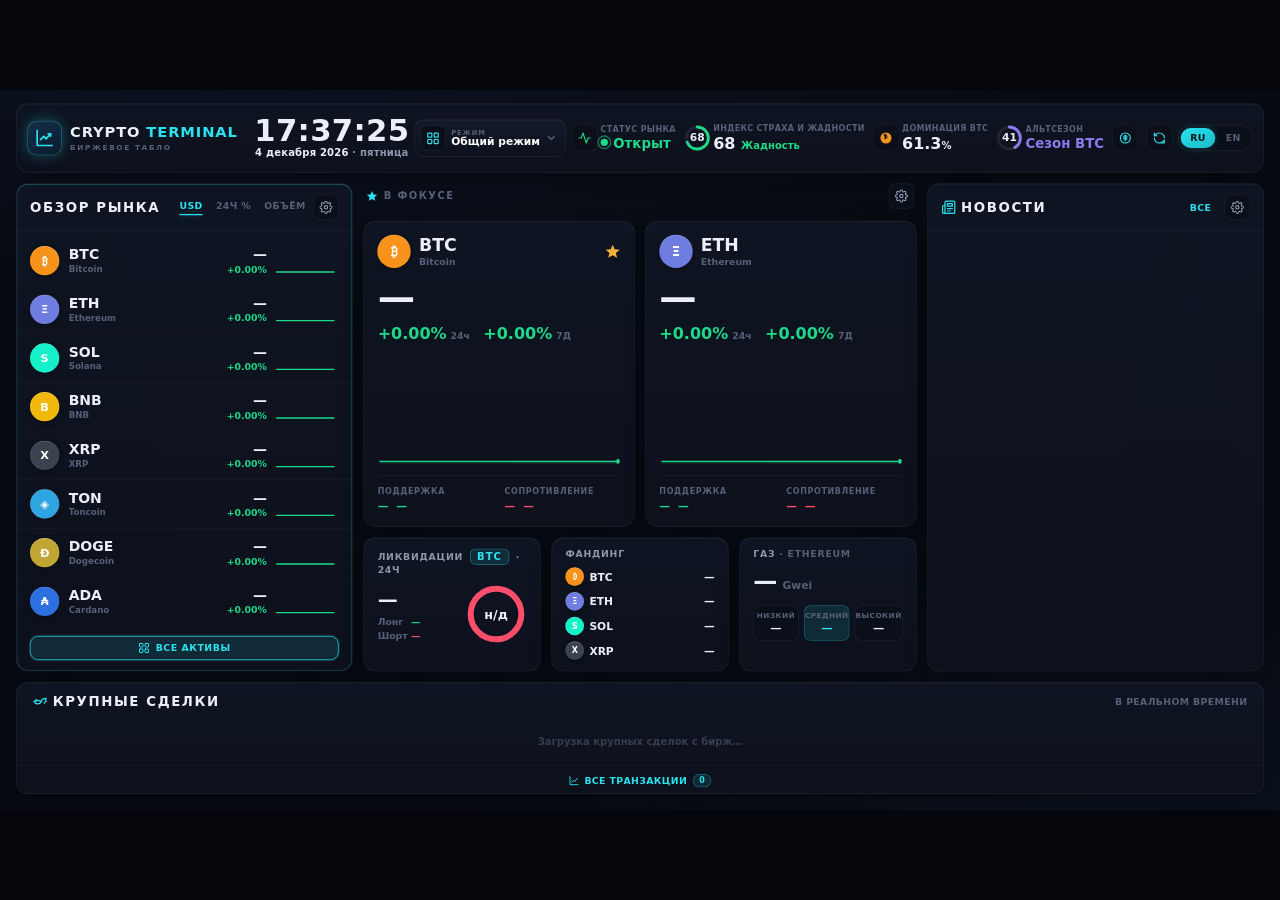
<file: app/src/main/assets/web/index.html>
<!DOCTYPE html>
<html lang="ru">
<head>
<meta charset="UTF-8">
<meta name="viewport" content="width=device-width, initial-scale=1.0, user-scalable=no, viewport-fit=cover">
<meta name="color-scheme" content="dark">
<meta http-equiv="Cache-Control" content="no-store">
<title>Crypto TV Terminal</title>
<link rel="stylesheet" href="terminal.css">
<link rel="stylesheet" href="pro.css">
</head>
<body>
<div id="viewport">
  <div id="stage" data-screen-label="Crypto TV Terminal" data-ui-ver="24">

    <!-- ============ HEADER ============ -->
    <header id="header">
      <div class="hdr-cell brand">
        <div class="brand-mark">
          <svg viewBox="0 0 24 24" fill="none" stroke="currentColor" stroke-width="2" stroke-linecap="round" stroke-linejoin="round"><path d="M3 3v18h18"/><path d="m7 14 4-4 3 3 5-6"/><path d="M19 7h-3"/><path d="M19 7v3"/></svg>
        </div>
        <div class="brand-name">
          <div class="l1">CRYPTO <b>TERMINAL</b></div>
          <div class="l2" data-i18n="brand_sub">Биржевое табло</div>
        </div>
      </div>

      <div class="hdr-divider"></div>

      <div class="hdr-cell clock">
        <div class="clock-time num"><span id="clock-hms">10:24:00</span></div>
        <div class="clock-date" id="clock-date"><b>24 мая 2025</b> · суббота</div>
      </div>

      <div class="hdr-stats">
        <div class="stat">
          <div class="stat-ic">
            <svg viewBox="0 0 24 24" fill="none" stroke="#1FD98A" stroke-width="2" stroke-linecap="round" stroke-linejoin="round"><path d="M22 12h-4l-3 9L9 3l-3 9H2"/></svg>
          </div>
          <div class="stat-body">
            <div class="stat-label" data-i18n="market_status">Статус рынка</div>
            <div class="market-status">
              <span class="pulse-dot" style="background:var(--up);color:var(--up)"></span>
              <span class="stat-value" style="font-size:20px;color:var(--up)" data-i18n="market_open">Открыт</span>
            </div>
          </div>
        </div>

        <div class="stat">
          <div class="gauge" id="fg-gauge">
            <svg width="46" height="46" viewBox="0 0 46 46">
              <circle cx="23" cy="23" r="19" fill="none" stroke="rgba(255,255,255,.08)" stroke-width="5"/>
              <circle id="fg-arc" cx="23" cy="23" r="19" fill="none" stroke="#1FD98A" stroke-width="5" stroke-linecap="round" stroke-dasharray="119.4" stroke-dashoffset="38"/>
            </svg>
            <div class="gauge-num" id="fg-num">68</div>
          </div>
          <div class="stat-body">
            <div class="stat-label" data-i18n="fng">Индекс страха и жадности</div>
            <div class="stat-value"><span id="fg-val">68</span> <small style="color:var(--up)" id="fg-word">Жадность</small></div>
          </div>
        </div>

        <div class="stat">
          <div class="stat-ic">
            <svg viewBox="0 0 24 24" fill="#F7931A"><path d="M12 2a10 10 0 1 0 0 20 10 10 0 0 0 0-20Zm3.2 8.6c-.2 1.1-.9 1.5-1.9 1.6l.4 1.5-1 .3-.4-1.5-.8.2.4 1.5-1 .3-.4-1.5-1.6.4-.3-1.2.7-.2c.3-.1.4-.2.4-.5l-.9-3.5c-.1-.2-.2-.4-.5-.4l-.7.2-.3-1.1 1.6-.4-.4-1.5 1-.3.4 1.5.8-.2-.4-1.5 1-.3.4 1.5c1 0 1.9.1 2.2 1.1.2.8-.1 1.2-.6 1.5.6.2.9.6.8 1.4Zm-1.9-1.4c-.1-.6-1.1-.4-1.4-.3l.3 1.3c.4-.1 1.3-.2 1.1-1Zm.2 2.4c-.2-.7-1.3-.4-1.7-.3l.4 1.4c.4-.1 1.5-.2 1.3-1.1Z"/></svg>
          </div>
          <div class="stat-body">
            <div class="stat-label" data-i18n="btc_dom">Доминация BTC</div>
            <div class="stat-value num" id="dom-val">61.3<small>%</small></div>
          </div>
        </div>

        <div class="stat">
          <div class="gauge" id="alt-gauge">
            <svg width="46" height="46" viewBox="0 0 46 46">
              <circle cx="23" cy="23" r="19" fill="none" stroke="rgba(255,255,255,.08)" stroke-width="5"/>
              <circle id="alt-arc" cx="23" cy="23" r="19" fill="none" stroke="#8C7BF0" stroke-width="5" stroke-linecap="round" stroke-dasharray="119.4" stroke-dashoffset="70"/>
            </svg>
            <div class="gauge-num" id="alt-num">41</div>
          </div>
          <div class="stat-body">
            <div class="stat-label" data-i18n="altseason">Альтсезон</div>
            <div class="stat-value" id="alt-word" style="font-size:20px;color:var(--violet)">Сезон BTC</div>
          </div>
        </div>

        <div class="stat">
          <div class="stat-ic">
            <svg viewBox="0 0 24 24" fill="none" stroke="#2BE3F0" stroke-width="2" stroke-linecap="round" stroke-linejoin="round"><circle cx="12" cy="12" r="9"/><path d="M12 7v10M9 9.5c0-1.1 1.3-2 3-2s3 .9 3 2-1.3 1.5-3 1.5-3 .4-3 1.5 1.3 2 3 2 3-.9 3-2"/></svg>
          </div>
          <div class="stat-body">
            <div class="stat-label" data-i18n="market_cap">Капитализация рынка</div>
            <div class="stat-value num">$<span id="cap-val">2.45</span>T <small class="up" id="cap-chg">+2.35%</small></div>
          </div>
        </div>
      </div>

      <div class="hdr-divider"></div>
      <div class="hdr-cell hdr-lang">
        <button type="button" id="hdr-ota-btn" class="hdr-ota-btn selector" tabindex="-1" data-i18n-aria="btn_update" aria-label="Обновить" title="Обновить">
          <svg viewBox="0 0 24 24" fill="none" stroke="currentColor" stroke-width="2" stroke-linecap="round" stroke-linejoin="round" aria-hidden="true">
            <path d="M21 12a9 9 0 0 0-9-9 9.75 9.75 0 0 0-6.74 2.74L3 8"/>
            <path d="M3 3v5h5"/>
            <path d="M3 12a9 9 0 0 0 9 9 9.75 9.75 0 0 0 6.74-2.74L21 16"/>
            <path d="M16 21h5v-5"/>
          </svg>
        </button>
        <div class="lang-switch" id="lang-switch" role="group" aria-label="Language">
          <button type="button" class="lang-opt selector" data-lang="ru" tabindex="-1">RU</button>
          <button type="button" class="lang-opt selector" data-lang="en" tabindex="-1">EN</button>
        </div>
      </div>
    </header>

    <!-- ============ MAIN ============ -->
    <div id="main">

      <!-- LEFT — watchlist -->
      <div class="col">
        <section class="panel" id="watchlist">
          <div class="panel-head">
            <div class="panel-title" data-i18n="overview">Обзор рынка</div>
            <div class="head-tools">
              <div class="wl-tabs" id="wl-tabs">
                <button type="button" class="wl-tab active selector" data-wl-mode="usd" data-i18n="tab_usd" tabindex="-1">USD</button>
                <button type="button" class="wl-tab selector" data-wl-mode="pct" data-i18n="tab_pct" tabindex="-1">24Ч %</button>
                <button type="button" class="wl-tab selector" data-wl-mode="vol" data-i18n="tab_vol" tabindex="-1">Объём</button>
              </div>
              <button type="button" class="panel-cog selector" id="wl-cfg-btn" aria-label="Настройки активов" tabindex="-1">
                <svg viewBox="0 0 24 24" fill="none" stroke="currentColor" stroke-width="2" stroke-linecap="round" stroke-linejoin="round"><circle cx="12" cy="12" r="3"/><path d="M19.4 15a1.65 1.65 0 0 0 .33 1.82l.06.06a2 2 0 1 1-2.83 2.83l-.06-.06a1.65 1.65 0 0 0-1.82-.33 1.65 1.65 0 0 0-1 1.51V21a2 2 0 0 1-4 0v-.09A1.65 1.65 0 0 0 9 19.4a1.65 1.65 0 0 0-1.82.33l-.06.06a2 2 0 1 1-2.83-2.83l.06-.06a1.65 1.65 0 0 0 .33-1.82 1.65 1.65 0 0 0-1.51-1H3a2 2 0 0 1 0-4h.09A1.65 1.65 0 0 0 4.6 9a1.65 1.65 0 0 0-.33-1.82l-.06-.06a2 2 0 1 1 2.83-2.83l.06.06a1.65 1.65 0 0 0 1.82.33H9a1.65 1.65 0 0 0 1-1.51V3a2 2 0 0 1 4 0v.09a1.65 1.65 0 0 0 1 1.51 1.65 1.65 0 0 0 1.82-.33l.06-.06a2 2 0 1 1 2.83 2.83l-.06.06a1.65 1.65 0 0 0-.33 1.82V9a1.65 1.65 0 0 0 1.51 1H21a2 2 0 0 1 0 4h-.09a1.65 1.65 0 0 0-1.51 1Z"/></svg>
              </button>
            </div>
          </div>
          <div class="wl-rows" id="wl-rows"></div>
          <div class="wl-foot">
            <button type="button" class="btn-ghost selector" id="wl-all-btn" tabindex="-1">
              <svg viewBox="0 0 24 24" fill="none" stroke="currentColor" stroke-width="2" stroke-linecap="round" stroke-linejoin="round"><rect x="3" y="3" width="7" height="7" rx="1"/><rect x="14" y="3" width="7" height="7" rx="1"/><rect x="3" y="14" width="7" height="7" rx="1"/><rect x="14" y="14" width="7" height="7" rx="1"/></svg>
              <span data-i18n="all_assets">Все активы</span>
            </button>
          </div>
        </section>
      </div>

      <!-- CENTER — hero + indicators -->
      <div class="center-col">
        <div class="hero-bar">
          <div class="hb-title">
            <span class="dot-ic"><svg width="18" height="18" viewBox="0 0 24 24" fill="currentColor" aria-hidden="true"><path d="m12 2 3 6.9 7.5.6-5.7 4.9 1.8 7.3L12 17.8 5.4 21.7l1.8-7.3L1.5 9.5 9 8.9 12 2Z"/></svg></span>
            <span data-i18n="focus">В фокусе</span>
          </div>
          <div class="spacer"></div>
          <button type="button" class="panel-cog selector" id="hero-cfg-btn" aria-label="Настройки карточек" tabindex="-1">
            <svg viewBox="0 0 24 24" fill="none" stroke="currentColor" stroke-width="2" stroke-linecap="round" stroke-linejoin="round"><circle cx="12" cy="12" r="3"/><path d="M19.4 15a1.65 1.65 0 0 0 .33 1.82l.06.06a2 2 0 1 1-2.83 2.83l-.06-.06a1.65 1.65 0 0 0-1.82-.33 1.65 1.65 0 0 0-1 1.51V21a2 2 0 0 1-4 0v-.09A1.65 1.65 0 0 0 9 19.4a1.65 1.65 0 0 0-1.82.33l-.06.06a2 2 0 1 1-2.83-2.83l.06-.06a1.65 1.65 0 0 0 .33-1.82 1.65 1.65 0 0 0-1.51-1H3a2 2 0 0 1 0-4h.09A1.65 1.65 0 0 0 4.6 9a1.65 1.65 0 0 0-.33-1.82l-.06-.06a2 2 0 1 1 2.83-2.83l.06.06a1.65 1.65 0 0 0 1.82.33H9a1.65 1.65 0 0 0 1-1.51V3a2 2 0 0 1 4 0v.09a1.65 1.65 0 0 0 1 1.51 1.65 1.65 0 0 0 1.82-.33l.06-.06a2 2 0 1 1 2.83 2.83l-.06.06a1.65 1.65 0 0 0-.33 1.82V9a1.65 1.65 0 0 0 1.51 1H21a2 2 0 0 1 0 4h-.09a1.65 1.65 0 0 0-1.51 1Z"/></svg>
          </button>
        </div>
        <div class="hero-row" id="hero-row" data-count="2"></div>

        <div class="ind-row">
          <!-- Liquidations -->
          <section class="panel ind">
            <div class="ind-head">
              <div class="ind-title" id="liq-title">Ликвидации <span class="liq-asset" id="liq-asset-label">BTC</span> · 24ч</div>
            </div>
            <div class="liq-body">
              <div>
                <div class="liq-total num">—</div>
                <div class="liq-legend">
                  <div class="liq-leg"><span class="k" data-i18n="long">Лонг</span> <span class="up num">—</span></div>
                  <div class="liq-leg"><span class="k" data-i18n="short">Шорт</span> <span class="down num">—</span></div>
                </div>
              </div>
              <div class="liq-ring">
                <svg width="92" height="92" viewBox="0 0 92 92">
                  <circle cx="46" cy="46" r="38" fill="none" stroke="var(--down)" stroke-width="9"/>
                  <circle cx="46" cy="46" r="38" fill="none" stroke="var(--up)" stroke-width="9" stroke-linecap="round" stroke-dasharray="238.8" stroke-dashoffset="76.4"/>
                </svg>
                <div class="lbl num">н/д</div>
              </div>
            </div>
          </section>

          <!-- Funding -->
          <section class="panel ind">
            <div class="ind-head"><div class="ind-title" data-i18n="funding">Фандинг</div></div>
            <div class="fund-list" id="fund-list"></div>
          </section>

          <!-- Gas -->
          <section class="panel ind">
            <div class="ind-head"><div class="ind-title" id="gas-title"><span data-i18n="gas">Газ</span> <b>· Ethereum</b></div></div>
            <div class="gas-main">
              <span class="gas-val num" id="gas-val">18</span>
              <span class="gas-unit" id="gas-unit">Gwei</span>
              <span class="gas-usd num">$0.62</span>
            </div>
            <div class="gas-tiers">
              <div class="gas-tier"><div class="gt" data-i18n="gas_low">Низкий</div><div class="gv num">12</div></div>
              <div class="gas-tier mid"><div class="gt" data-i18n="gas_mid">Средний</div><div class="gv num" id="gas-avg">18</div></div>
              <div class="gas-tier"><div class="gt" data-i18n="gas_high">Высокий</div><div class="gv num">26</div></div>
            </div>
          </section>
        </div>
      </div>

      <!-- RIGHT — news -->
      <div class="col">
        <section class="panel" id="news">
          <div class="panel-head">
            <div class="panel-title">
              <span class="dot-ic"><svg viewBox="0 0 24 24" fill="none" stroke="currentColor" stroke-width="2" stroke-linecap="round" stroke-linejoin="round"><path d="M4 22h16a2 2 0 0 0 2-2V4a2 2 0 0 0-2-2H8a2 2 0 0 0-2 2v16a2 2 0 0 1-2 2Zm0 0a2 2 0 0 1-2-2v-9c0-1.1.9-2 2-2h2"/><path d="M18 14h-8M15 18h-5M10 6h8v4h-8z"/></svg></span>
              <span data-i18n="news">Новости</span>
            </div>
            <div class="head-tools">
              <button type="button" class="news-link selector" id="news-all-btn" data-i18n="all" tabindex="-1">Все</button>
              <button type="button" class="panel-cog selector" id="news-cfg-btn" aria-label="Источники новостей" tabindex="-1">
                <svg viewBox="0 0 24 24" fill="none" stroke="currentColor" stroke-width="2" stroke-linecap="round" stroke-linejoin="round"><circle cx="12" cy="12" r="3"/><path d="M19.4 15a1.65 1.65 0 0 0 .33 1.82l.06.06a2 2 0 1 1-2.83 2.83l-.06-.06a1.65 1.65 0 0 0-1.82-.33 1.65 1.65 0 0 0-1 1.51V21a2 2 0 0 1-4 0v-.09A1.65 1.65 0 0 0 9 19.4a1.65 1.65 0 0 0-1.82.33l-.06.06a2 2 0 1 1-2.83-2.83l.06-.06a1.65 1.65 0 0 0 .33-1.82 1.65 1.65 0 0 0-1.51-1H3a2 2 0 0 1 0-4h.09A1.65 1.65 0 0 0 4.6 9a1.65 1.65 0 0 0-.33-1.82l-.06-.06a2 2 0 1 1 2.83-2.83l.06.06a1.65 1.65 0 0 0 1.82.33H9a1.65 1.65 0 0 0 1-1.51V3a2 2 0 0 1 4 0v.09a1.65 1.65 0 0 0 1 1.51 1.65 1.65 0 0 0 1.82-.33l.06-.06a2 2 0 1 1 2.83 2.83l-.06.06a1.65 1.65 0 0 0-.33 1.82V9a1.65 1.65 0 0 0 1.51 1H21a2 2 0 0 1 0 4h-.09a1.65 1.65 0 0 0-1.51 1Z"/></svg>
              </button>
            </div>
          </div>
          <div class="news-list" id="news-list"></div>
        </section>
      </div>
    </div>

    <!-- ============ WHALE TICKER ============ -->
    <section class="panel" id="whale">
      <div class="whale-head">
        <div class="panel-title">
          <span class="dot-ic"><svg viewBox="0 0 24 24" fill="none" stroke="currentColor" stroke-width="2" stroke-linecap="round" stroke-linejoin="round"><path d="M2 12c2 0 3-1.5 5-1.5S14 12 14 12s-1 4-6 4a5 5 0 0 1-5-4Z"/><path d="M14 12c1-3 4-5 8-5-1 2-1 3 0 5-2 .5-3 1.5-3 3"/><path d="M6 11.5V9"/></svg></span>
          <span data-i18n="whale">Крупные сделки</span>
        </div>
        <span class="whale-meta" data-i18n="realtime" tabindex="-1" data-no-focus="1">в реальном времени</span>
      </div>
      <div class="whale-strip" id="whale-strip"></div>
      <button type="button" class="whale-foot selector" id="whale-all-btn" tabindex="-1">
        <span class="wf-ic"><svg viewBox="0 0 24 24" fill="none" stroke="currentColor" stroke-width="2" stroke-linecap="round" stroke-linejoin="round"><path d="M3 3v18h18"/><path d="M7 16l4-5 3 3 5-7"/></svg></span>
        <span data-i18n="all_tx">Все транзакции</span>
        <span class="wf-badge num" id="whale-count">0</span>
      </button>
    </section>

  </div>
</div>

<div id="ctv-overlay" class="ctv-overlay hidden" aria-hidden="true">
  <div class="ctv-overlay__panel panel">
    <div class="ctv-overlay__head">
      <div class="ctv-overlay__title" id="ctv-overlay-title"></div>
      <button type="button" class="btn-ghost selector ctv-overlay__back" id="ctv-overlay-back">← <span data-i18n="back_terminal">Назад в терминал</span></button>
    </div>
    <div class="ctv-overlay__body" id="ctv-overlay-body"></div>
    <div class="ctv-overlay__nav hidden" id="ctv-overlay-nav">
      <button type="button" class="btn-ghost selector" id="ctv-overlay-prev">← <span data-i18n="back">Назад</span></button>
      <span class="ctv-overlay__page num" id="ctv-overlay-page"></span>
      <button type="button" class="btn-ghost selector" id="ctv-overlay-next"><span data-i18n="forward">Вперёд</span> →</button>
    </div>
  </div>
</div>

<script src="config.js"></script>
<script src="data.js"></script>
<script src="api.js"></script>
<script src="i18n.js"></script>
<script src="settings.js"></script>
<script src="tv-nav.js"></script>
<script src="pro-data.js"></script>
<script src="terminal.js"></script>
<script src="pro.js"></script>
<script src="pro-live.js"></script>
<script src="telemetry.js"></script>
</body>
</html>
</file>
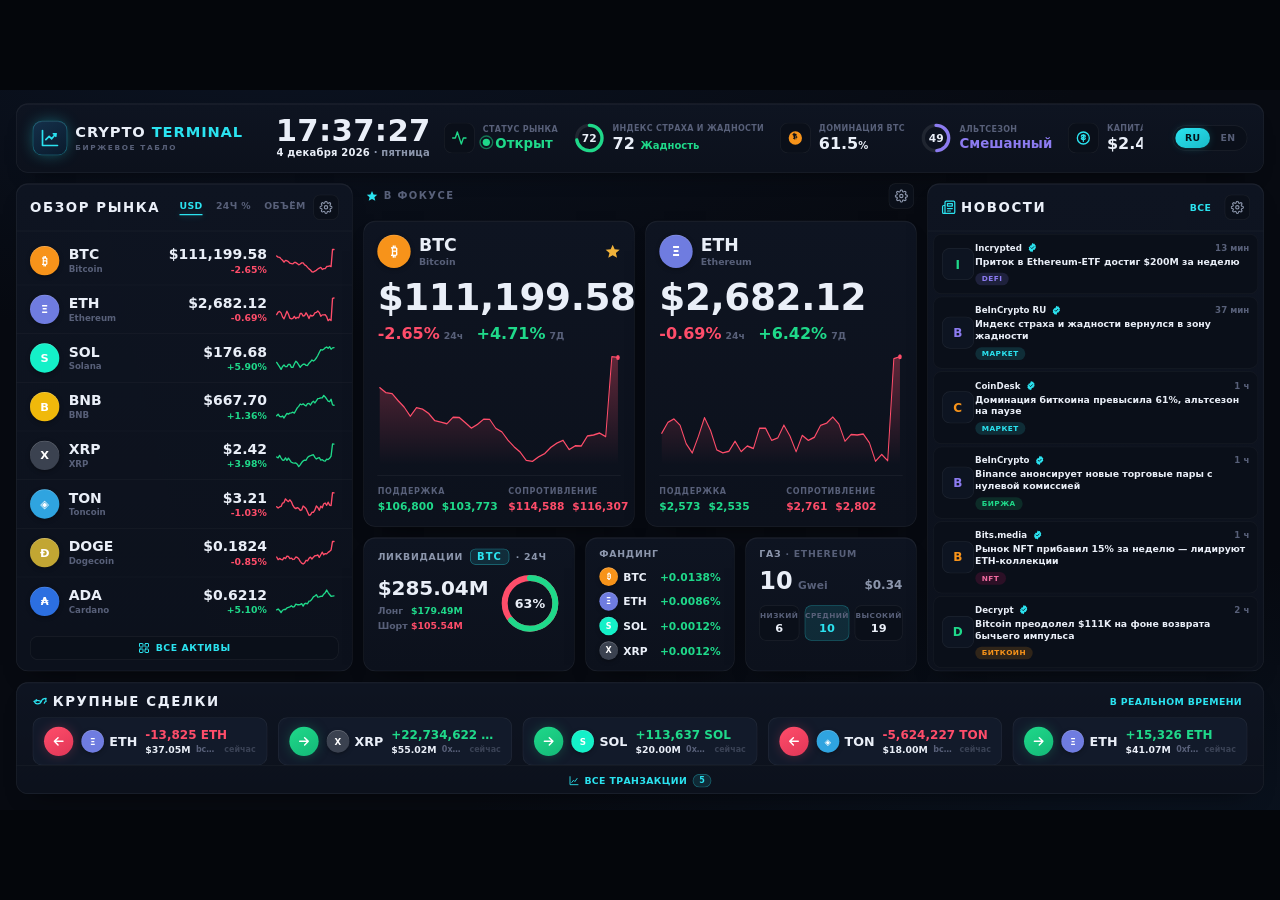
<file: app/src/main/assets/web/prototype.html>
<!DOCTYPE html>
<html lang="ru">
<head>
<meta charset="UTF-8">
<meta name="viewport" content="width=device-width, initial-scale=1.0, user-scalable=no, viewport-fit=cover">
<meta name="color-scheme" content="dark">
<meta http-equiv="Cache-Control" content="no-store">
<title>Crypto TV Terminal — прототип (демо-данные)</title>
<link rel="stylesheet" href="terminal.css">
</head>
<body>
<div id="viewport">
  <div id="stage" data-screen-label="Crypto TV Terminal" data-ui-ver="12" data-demo="1">

    <!-- ============ HEADER ============ -->
    <header id="header">
      <div class="hdr-cell brand">
        <div class="brand-mark">
          <svg viewBox="0 0 24 24" fill="none" stroke="currentColor" stroke-width="2" stroke-linecap="round" stroke-linejoin="round"><path d="M3 3v18h18"/><path d="m7 14 4-4 3 3 5-6"/><path d="M19 7h-3"/><path d="M19 7v3"/></svg>
        </div>
        <div class="brand-name">
          <div class="l1">CRYPTO <b>TERMINAL</b></div>
          <div class="l2" data-i18n="brand_sub">Биржевое табло</div>
        </div>
      </div>

      <div class="hdr-divider"></div>

      <div class="hdr-cell clock">
        <div class="clock-time num"><span id="clock-hms">10:24:00</span></div>
        <div class="clock-date" id="clock-date"><b>24 мая 2025</b> · суббота</div>
      </div>

      <div class="hdr-stats">
        <div class="stat">
          <div class="stat-ic">
            <svg viewBox="0 0 24 24" fill="none" stroke="#1FD98A" stroke-width="2" stroke-linecap="round" stroke-linejoin="round"><path d="M22 12h-4l-3 9L9 3l-3 9H2"/></svg>
          </div>
          <div class="stat-body">
            <div class="stat-label" data-i18n="market_status">Статус рынка</div>
            <div class="market-status">
              <span class="pulse-dot" style="background:var(--up);color:var(--up)"></span>
              <span class="stat-value" style="font-size:20px;color:var(--up)" data-i18n="market_open">Открыт</span>
            </div>
          </div>
        </div>

        <div class="stat">
          <div class="gauge" id="fg-gauge">
            <svg width="46" height="46" viewBox="0 0 46 46">
              <circle cx="23" cy="23" r="19" fill="none" stroke="rgba(255,255,255,.08)" stroke-width="5"/>
              <circle id="fg-arc" cx="23" cy="23" r="19" fill="none" stroke="#1FD98A" stroke-width="5" stroke-linecap="round" stroke-dasharray="119.4" stroke-dashoffset="38"/>
            </svg>
            <div class="gauge-num" id="fg-num">68</div>
          </div>
          <div class="stat-body">
            <div class="stat-label" data-i18n="fng">Индекс страха и жадности</div>
            <div class="stat-value"><span id="fg-val">68</span> <small style="color:var(--up)" id="fg-word">Жадность</small></div>
          </div>
        </div>

        <div class="stat">
          <div class="stat-ic">
            <svg viewBox="0 0 24 24" fill="#F7931A"><path d="M12 2a10 10 0 1 0 0 20 10 10 0 0 0 0-20Zm3.2 8.6c-.2 1.1-.9 1.5-1.9 1.6l.4 1.5-1 .3-.4-1.5-.8.2.4 1.5-1 .3-.4-1.5-1.6.4-.3-1.2.7-.2c.3-.1.4-.2.4-.5l-.9-3.5c-.1-.2-.2-.4-.5-.4l-.7.2-.3-1.1 1.6-.4-.4-1.5 1-.3.4 1.5.8-.2-.4-1.5 1-.3.4 1.5c1 0 1.9.1 2.2 1.1.2.8-.1 1.2-.6 1.5.6.2.9.6.8 1.4Zm-1.9-1.4c-.1-.6-1.1-.4-1.4-.3l.3 1.3c.4-.1 1.3-.2 1.1-1Zm.2 2.4c-.2-.7-1.3-.4-1.7-.3l.4 1.4c.4-.1 1.5-.2 1.3-1.1Z"/></svg>
          </div>
          <div class="stat-body">
            <div class="stat-label" data-i18n="btc_dom">Доминация BTC</div>
            <div class="stat-value num" id="dom-val">61.3<small>%</small></div>
          </div>
        </div>

        <div class="stat">
          <div class="gauge" id="alt-gauge">
            <svg width="46" height="46" viewBox="0 0 46 46">
              <circle cx="23" cy="23" r="19" fill="none" stroke="rgba(255,255,255,.08)" stroke-width="5"/>
              <circle id="alt-arc" cx="23" cy="23" r="19" fill="none" stroke="#8C7BF0" stroke-width="5" stroke-linecap="round" stroke-dasharray="119.4" stroke-dashoffset="70"/>
            </svg>
            <div class="gauge-num" id="alt-num">41</div>
          </div>
          <div class="stat-body">
            <div class="stat-label" data-i18n="altseason">Альтсезон</div>
            <div class="stat-value" id="alt-word" style="font-size:20px;color:var(--violet)">Сезон BTC</div>
          </div>
        </div>

        <div class="stat">
          <div class="stat-ic">
            <svg viewBox="0 0 24 24" fill="none" stroke="#2BE3F0" stroke-width="2" stroke-linecap="round" stroke-linejoin="round"><circle cx="12" cy="12" r="9"/><path d="M12 7v10M9 9.5c0-1.1 1.3-2 3-2s3 .9 3 2-1.3 1.5-3 1.5-3 .4-3 1.5 1.3 2 3 2 3-.9 3-2"/></svg>
          </div>
          <div class="stat-body">
            <div class="stat-label" data-i18n="market_cap">Капитализация рынка</div>
            <div class="stat-value num">$<span id="cap-val">2.45</span>T <small class="up" id="cap-chg">+2.35%</small></div>
          </div>
        </div>
      </div>

      <div class="hdr-divider"></div>
      <div class="hdr-cell hdr-lang">
        <div class="lang-switch" id="lang-switch" role="group" aria-label="Language">
          <button type="button" class="lang-opt selector" data-lang="ru">RU</button>
          <button type="button" class="lang-opt selector" data-lang="en">EN</button>
        </div>
      </div>
    </header>

    <!-- ============ MAIN ============ -->
    <div id="main">

      <!-- LEFT — watchlist -->
      <div class="col">
        <section class="panel" id="watchlist">
          <div class="panel-head">
            <div class="panel-title" data-i18n="overview">Обзор рынка</div>
            <div class="head-tools">
              <div class="wl-tabs" id="wl-tabs">
                <button type="button" class="wl-tab active selector" data-wl-mode="usd" data-i18n="tab_usd">USD</button>
                <button type="button" class="wl-tab selector" data-wl-mode="pct" data-i18n="tab_pct">24Ч %</button>
                <button type="button" class="wl-tab selector" data-wl-mode="vol" data-i18n="tab_vol">Объём</button>
              </div>
              <button type="button" class="panel-cog selector" id="wl-cfg-btn" aria-label="Настройки активов">
                <svg viewBox="0 0 24 24" fill="none" stroke="currentColor" stroke-width="2" stroke-linecap="round" stroke-linejoin="round"><circle cx="12" cy="12" r="3"/><path d="M19.4 15a1.65 1.65 0 0 0 .33 1.82l.06.06a2 2 0 1 1-2.83 2.83l-.06-.06a1.65 1.65 0 0 0-1.82-.33 1.65 1.65 0 0 0-1 1.51V21a2 2 0 0 1-4 0v-.09A1.65 1.65 0 0 0 9 19.4a1.65 1.65 0 0 0-1.82.33l-.06.06a2 2 0 1 1-2.83-2.83l.06-.06a1.65 1.65 0 0 0 .33-1.82 1.65 1.65 0 0 0-1.51-1H3a2 2 0 0 1 0-4h.09A1.65 1.65 0 0 0 4.6 9a1.65 1.65 0 0 0-.33-1.82l-.06-.06a2 2 0 1 1 2.83-2.83l.06.06a1.65 1.65 0 0 0 1.82.33H9a1.65 1.65 0 0 0 1-1.51V3a2 2 0 0 1 4 0v.09a1.65 1.65 0 0 0 1 1.51 1.65 1.65 0 0 0 1.82-.33l.06-.06a2 2 0 1 1 2.83 2.83l-.06.06a1.65 1.65 0 0 0-.33 1.82V9a1.65 1.65 0 0 0 1.51 1H21a2 2 0 0 1 0 4h-.09a1.65 1.65 0 0 0-1.51 1Z"/></svg>
              </button>
            </div>
          </div>
          <div class="wl-rows" id="wl-rows"></div>
          <div class="wl-foot">
            <button type="button" class="btn-ghost selector" id="wl-all-btn">
              <svg viewBox="0 0 24 24" fill="none" stroke="currentColor" stroke-width="2" stroke-linecap="round" stroke-linejoin="round"><rect x="3" y="3" width="7" height="7" rx="1"/><rect x="14" y="3" width="7" height="7" rx="1"/><rect x="3" y="14" width="7" height="7" rx="1"/><rect x="14" y="14" width="7" height="7" rx="1"/></svg>
              <span data-i18n="all_assets">Все активы</span>
            </button>
          </div>
        </section>
      </div>

      <!-- CENTER — hero + indicators -->
      <div class="center-col">
        <div class="hero-bar">
          <div class="hb-title">
            <span class="dot-ic"><svg viewBox="0 0 24 24" fill="currentColor"><path d="m12 2 3 6.9 7.5.6-5.7 4.9 1.8 7.3L12 17.8 5.4 21.7l1.8-7.3L1.5 9.5 9 8.9 12 2Z"/></svg></span>
            <span data-i18n="focus">В фокусе</span>
          </div>
          <div class="spacer"></div>
          <button type="button" class="panel-cog selector" id="hero-cfg-btn" aria-label="Настройки карточек">
            <svg viewBox="0 0 24 24" fill="none" stroke="currentColor" stroke-width="2" stroke-linecap="round" stroke-linejoin="round"><circle cx="12" cy="12" r="3"/><path d="M19.4 15a1.65 1.65 0 0 0 .33 1.82l.06.06a2 2 0 1 1-2.83 2.83l-.06-.06a1.65 1.65 0 0 0-1.82-.33 1.65 1.65 0 0 0-1 1.51V21a2 2 0 0 1-4 0v-.09A1.65 1.65 0 0 0 9 19.4a1.65 1.65 0 0 0-1.82.33l-.06.06a2 2 0 1 1-2.83-2.83l.06-.06a1.65 1.65 0 0 0 .33-1.82 1.65 1.65 0 0 0-1.51-1H3a2 2 0 0 1 0-4h.09A1.65 1.65 0 0 0 4.6 9a1.65 1.65 0 0 0-.33-1.82l-.06-.06a2 2 0 1 1 2.83-2.83l.06.06a1.65 1.65 0 0 0 1.82.33H9a1.65 1.65 0 0 0 1-1.51V3a2 2 0 0 1 4 0v.09a1.65 1.65 0 0 0 1 1.51 1.65 1.65 0 0 0 1.82-.33l.06-.06a2 2 0 1 1 2.83 2.83l-.06.06a1.65 1.65 0 0 0-.33 1.82V9a1.65 1.65 0 0 0 1.51 1H21a2 2 0 0 1 0 4h-.09a1.65 1.65 0 0 0-1.51 1Z"/></svg>
          </button>
        </div>
        <div class="hero-row" id="hero-row" data-count="2"></div>

        <div class="ind-row">
          <!-- Liquidations -->
          <section class="panel ind">
            <div class="ind-head">
              <div class="ind-title" id="liq-title">Ликвидации <span class="liq-asset" id="liq-asset-label">BTC</span> · 24ч</div>
            </div>
            <div class="liq-body">
              <div>
                <div class="liq-total num">—</div>
                <div class="liq-legend">
                  <div class="liq-leg"><span class="k" data-i18n="long">Лонг</span> <span class="up num">—</span></div>
                  <div class="liq-leg"><span class="k" data-i18n="short">Шорт</span> <span class="down num">—</span></div>
                </div>
              </div>
              <div class="liq-ring">
                <svg width="92" height="92" viewBox="0 0 92 92">
                  <circle cx="46" cy="46" r="38" fill="none" stroke="var(--down)" stroke-width="9"/>
                  <circle cx="46" cy="46" r="38" fill="none" stroke="var(--up)" stroke-width="9" stroke-linecap="round" stroke-dasharray="238.8" stroke-dashoffset="76.4"/>
                </svg>
                <div class="lbl num">н/д</div>
              </div>
            </div>
          </section>

          <!-- Funding -->
          <section class="panel ind">
            <div class="ind-head"><div class="ind-title" data-i18n="funding">Фандинг</div></div>
            <div class="fund-list" id="fund-list"></div>
          </section>

          <!-- Gas -->
          <section class="panel ind">
            <div class="ind-head"><div class="ind-title"><span data-i18n="gas">Газ</span> <b>· Ethereum</b></div></div>
            <div class="gas-main">
              <span class="gas-val num" id="gas-val">18</span>
              <span class="gas-unit">Gwei</span>
              <span class="gas-usd num">$0.62</span>
            </div>
            <div class="gas-tiers">
              <div class="gas-tier"><div class="gt" data-i18n="gas_low">Низкий</div><div class="gv num">12</div></div>
              <div class="gas-tier mid"><div class="gt" data-i18n="gas_mid">Средний</div><div class="gv num" id="gas-avg">18</div></div>
              <div class="gas-tier"><div class="gt" data-i18n="gas_high">Высокий</div><div class="gv num">26</div></div>
            </div>
          </section>
        </div>
      </div>

      <!-- RIGHT — news -->
      <div class="col">
        <section class="panel" id="news">
          <div class="panel-head">
            <div class="panel-title">
              <span class="dot-ic"><svg viewBox="0 0 24 24" fill="none" stroke="currentColor" stroke-width="2" stroke-linecap="round" stroke-linejoin="round"><path d="M4 22h16a2 2 0 0 0 2-2V4a2 2 0 0 0-2-2H8a2 2 0 0 0-2 2v16a2 2 0 0 1-2 2Zm0 0a2 2 0 0 1-2-2v-9c0-1.1.9-2 2-2h2"/><path d="M18 14h-8M15 18h-5M10 6h8v4h-8z"/></svg></span>
              <span data-i18n="news">Новости</span>
            </div>
            <div class="head-tools">
              <button type="button" class="news-link selector" id="news-all-btn" data-i18n="all">Все</button>
              <button type="button" class="panel-cog selector" id="news-cfg-btn" aria-label="Источники новостей">
                <svg viewBox="0 0 24 24" fill="none" stroke="currentColor" stroke-width="2" stroke-linecap="round" stroke-linejoin="round"><circle cx="12" cy="12" r="3"/><path d="M19.4 15a1.65 1.65 0 0 0 .33 1.82l.06.06a2 2 0 1 1-2.83 2.83l-.06-.06a1.65 1.65 0 0 0-1.82-.33 1.65 1.65 0 0 0-1 1.51V21a2 2 0 0 1-4 0v-.09A1.65 1.65 0 0 0 9 19.4a1.65 1.65 0 0 0-1.82.33l-.06.06a2 2 0 1 1-2.83-2.83l.06-.06a1.65 1.65 0 0 0 .33-1.82 1.65 1.65 0 0 0-1.51-1H3a2 2 0 0 1 0-4h.09A1.65 1.65 0 0 0 4.6 9a1.65 1.65 0 0 0-.33-1.82l-.06-.06a2 2 0 1 1 2.83-2.83l.06.06a1.65 1.65 0 0 0 1.82.33H9a1.65 1.65 0 0 0 1-1.51V3a2 2 0 0 1 4 0v.09a1.65 1.65 0 0 0 1 1.51 1.65 1.65 0 0 0 1.82-.33l.06-.06a2 2 0 1 1 2.83 2.83l-.06.06a1.65 1.65 0 0 0-.33 1.82V9a1.65 1.65 0 0 0 1.51 1H21a2 2 0 0 1 0 4h-.09a1.65 1.65 0 0 0-1.51 1Z"/></svg>
              </button>
            </div>
          </div>
          <div class="news-list" id="news-list"></div>
        </section>
      </div>
    </div>

    <!-- ============ WHALE TICKER ============ -->
    <section class="panel" id="whale">
      <div class="whale-head">
        <div class="panel-title">
          <span class="dot-ic"><svg viewBox="0 0 24 24" fill="none" stroke="currentColor" stroke-width="2" stroke-linecap="round" stroke-linejoin="round"><path d="M2 12c2 0 3-1.5 5-1.5S14 12 14 12s-1 4-6 4a5 5 0 0 1-5-4Z"/><path d="M14 12c1-3 4-5 8-5-1 2-1 3 0 5-2 .5-3 1.5-3 3"/><path d="M6 11.5V9"/></svg></span>
          <span data-i18n="whale">Крупные сделки</span>
        </div>
        <span class="news-link" data-i18n="realtime">в реальном времени</span>
      </div>
      <div class="whale-strip" id="whale-strip"></div>
      <button type="button" class="whale-foot selector" id="whale-all-btn">
        <span class="wf-ic"><svg viewBox="0 0 24 24" fill="none" stroke="currentColor" stroke-width="2" stroke-linecap="round" stroke-linejoin="round"><path d="M3 3v18h18"/><path d="M7 16l4-5 3 3 5-7"/></svg></span>
        <span data-i18n="all_tx">Все транзакции</span>
        <span class="wf-badge num" id="whale-count">0</span>
      </button>
    </section>

  </div>
</div>

<div id="ctv-overlay" class="ctv-overlay hidden" aria-hidden="true">
  <div class="ctv-overlay__panel panel">
    <div class="ctv-overlay__head">
      <div class="ctv-overlay__title" id="ctv-overlay-title"></div>
      <button type="button" class="btn-ghost selector ctv-overlay__back" id="ctv-overlay-back">← <span data-i18n="back_terminal">Назад в терминал</span></button>
    </div>
    <div class="ctv-overlay__body" id="ctv-overlay-body"></div>
    <div class="ctv-overlay__nav hidden" id="ctv-overlay-nav">
      <button type="button" class="btn-ghost selector" id="ctv-overlay-prev">← <span data-i18n="back">Назад</span></button>
      <span class="ctv-overlay__page num" id="ctv-overlay-page"></span>
      <button type="button" class="btn-ghost selector" id="ctv-overlay-next"><span data-i18n="forward">Вперёд</span> →</button>
    </div>
  </div>
</div>

<script src="config.js"></script>
<script src="data.js"></script>
<script src="mock-api.js"></script>
<script src="i18n.js"></script>
<script src="settings.js"></script>
<script src="terminal.js"></script>
</body>
</html>
</file>
<file: app/src/main/assets/web/terminal.css>
/* =========================================================
   Crypto TV Terminal — dark theme
   Borrows Woai's Manrope type, 4pt grid & soft easing,
   re-skinned for a 2–4m TV viewing distance.
   ========================================================= */

/* --- Шрифт -------------------------------------------------------------
   Прототип использовал Manrope с Google Fonts. На телевизоре сеть может
   отсутствовать, поэтому удалённый @import убран: всё работает офлайн.
   Чтобы получить точный Manrope, положите файл шрифта в assets/web/fonts/
   (напр. Manrope-Variable.woff2) и раскомментируйте блок ниже — он подхватится
   автоматически. Без него используется системный фолбэк (Roboto на Android TV),
   который рендерит это табло чисто. См. README → «Шрифт».
   ----------------------------------------------------------------------- */
/*
@font-face {
  font-family: 'Manrope';
  font-style: normal;
  font-weight: 400 800;
  font-display: swap;
  src: url('fonts/Manrope-Variable.woff2') format('woff2');
}
*/

:root {
  /* ---- Surfaces (deep navy-black) ---- */
  --stage-bg:   #04060B;
  --bg:         #070A11;
  --panel:      #0C111C;
  --panel-2:    #0E1421;
  --card:       #121A2A;
  --inset:      #0A0F19;
  --inset-2:    #0D1421;

  /* ---- Hairlines & edges ---- */
  --line:       rgba(255,255,255,.065);
  --line-2:     rgba(255,255,255,.04);
  --top-glow:   rgba(255,255,255,.05);

  /* ---- Ink ---- */
  --ink-1:      #EAEFF8;
  --ink-2:      #8C96AC;
  --ink-3:      #586079;
  --ink-4:      #3A4255;

  /* ---- Market semantics ---- */
  --up:         #1FD98A;
  --up-2:       #14B877;
  --up-glow:    rgba(31,217,138,.55);
  --up-fill:    rgba(31,217,138,.16);
  --down:       #FF4D6A;
  --down-2:     #E03657;
  --down-glow:  rgba(255,77,106,.55);
  --down-fill:  rgba(255,77,106,.14);
  --flat:       #8C96AC;

  /* ---- Accent ---- */
  --cyan:       #2BE3F0;
  --cyan-2:     #19B9C7;
  --cyan-glow:  rgba(43,227,240,.45);
  --cyan-dim:   rgba(43,227,240,.12);
  --gold:       #F0B23B;
  --violet:     #8C7BF0;

  /* ---- Asset brand colors ---- */
  --c-btc:  #F7931A;
  --c-eth:  #6F7CE0;
  --c-sol:  #14F0C8;
  --c-bnb:  #F0B90B;
  --c-xrp:  #3B4250;
  --c-ton:  #2FA4E0;
  --c-doge: #C2A633;
  --c-ada:  #2C6FE0;
  --c-avax: #E84142;
  --c-link: #2A5ADA;
  --c-trx:  #E0322E;
  --c-dot:  #E0146C;
  --c-matic:#8247E5;
  --c-ltc:  #345D9D;
  --c-shib: #E8363F;
  --c-bch:  #8DC351;
  --c-uni:  #FF007A;
  --c-atom: #6F7390;
  --c-near: #00C08B;
  --c-apt:  #00BBA8;
  --c-sui:  #4DA2FF;
  --c-hbar: #00A896;
  --c-icp:  #29ABE2;
  --c-fil:  #0090FF;
  --c-arb:  #28A0F0;
  --c-op:   #FF0420;
  --c-inj:  #00F2FE;
  --c-imx:  #0B0B0B;
  --c-stx:  #FC6432;
  --c-usdc: #2775CA;

  /* ---- Spacing (4pt grid) ---- */
  --sp-1: 2px;  --sp-2: 4px;  --sp-3: 8px;  --sp-4: 12px;
  --sp-5: 16px; --sp-6: 20px; --sp-7: 24px; --sp-8: 32px; --sp-9: 48px;

  /* ---- Radii ---- */
  --r-plate: 12px;
  --r-card:  18px;
  --r-pill:  9999px;

  /* ---- Type ---- */
  --font: 'Manrope', 'Roboto', 'Noto Sans', -apple-system, system-ui, sans-serif;

  /* ---- Motion (Woai soft spring) ---- */
  --ease: cubic-bezier(0.32, 0.72, 0, 1);
}

* { margin: 0; padding: 0; box-sizing: border-box; }

html, body {
  background: var(--stage-bg);
  font-family: var(--font);
  color: var(--ink-1);
  -webkit-font-smoothing: antialiased;
  font-feature-settings: 'tnum' 1, 'ss01' 1;
  overflow: hidden;
  height: 100%;
}

.num { font-variant-numeric: tabular-nums; font-feature-settings: 'tnum' 1; }

/* =========================================================
   Stage scaling — design 1920×1080, letterbox on black
   ========================================================= */
#viewport {
  position: fixed; inset: 0;
  background: var(--stage-bg);
  overflow: hidden;
}
#stage {
  width: 1920px; height: 1080px;
  position: absolute; left: 0; top: 0;
  transform-origin: 0 0;            /* JS sets: translate(x,y) scale(s) — точное вписывание */
  background:
    radial-gradient(120% 80% at 20% -10%, #0B1322 0%, transparent 55%),
    radial-gradient(120% 90% at 95% 110%, #0A1320 0%, transparent 50%),
    var(--bg);
  display: grid;
  grid-template-rows: 104px 1fr 168px;
  gap: var(--sp-5);
  padding: var(--sp-6) var(--sp-7) var(--sp-7);
  overflow: hidden;
}

/* =========================================================
   Panel base
   ========================================================= */
.panel {
  background:
    linear-gradient(180deg, var(--panel-2) 0%, var(--panel) 100%);
  border: 1px solid var(--line);
  border-radius: var(--r-card);
  box-shadow:
    inset 0 1px 0 var(--top-glow),
    0 18px 40px -28px rgba(0,0,0,.9);
  position: relative;
}
.panel-head {
  display: flex; align-items: center; justify-content: space-between;
  padding: var(--sp-5) var(--sp-6);
  border-bottom: 1px solid var(--line);
}
.panel-title {
  font-size: 20px; font-weight: 800; letter-spacing: .12em;
  text-transform: uppercase; color: var(--ink-1);
  display: flex; align-items: center; gap: var(--sp-3);
}
.panel-title .dot-ic { color: var(--cyan); display: flex; }
.panel-title .dot-ic svg { width: 22px; height: 22px; }

/* =========================================================
   HEADER BAR
   ========================================================= */
#header {
  display: flex; align-items: center; gap: var(--sp-6);
  flex: none; min-height: 0; overflow: hidden;
  background:
    linear-gradient(180deg, var(--panel-2) 0%, var(--panel) 100%);
  border: 1px solid var(--line);
  border-radius: var(--r-card);
  box-shadow: inset 0 1px 0 var(--top-glow), 0 18px 40px -30px rgba(0,0,0,.9);
  padding: 0 var(--sp-7);
}
.hdr-cell { display: flex; align-items: center; flex: 0 0 auto; min-width: 0; }
.hdr-stats { flex: 1 1 auto; min-width: 0; overflow: hidden; }
.hdr-divider { width: 1px; background: var(--line); margin: var(--sp-5) 0; }

/* Brand */
.brand { display: flex; align-items: center; gap: var(--sp-4); padding-right: var(--sp-3); }
.brand-mark {
  width: 52px; height: 52px; border-radius: 14px;
  background: linear-gradient(150deg, #14304a, #0a1a2c);
  border: 1px solid rgba(43,227,240,.4);
  display: flex; align-items: center; justify-content: center;
  box-shadow: 0 0 24px -4px var(--cyan-glow), inset 0 1px 0 rgba(255,255,255,.1);
}
.brand-mark svg { width: 30px; height: 30px; color: var(--cyan); }
.brand-name { line-height: 1; white-space: nowrap; }
.brand-name .l1 { font-size: 22px; font-weight: 800; letter-spacing: .06em; white-space: nowrap; }
.brand-name .l1 b { color: var(--cyan); font-weight: 800; }
.brand-name .l2 {
  font-size: 11px; font-weight: 700; letter-spacing: .22em;
  color: var(--ink-3); margin-top: 6px; text-transform: uppercase; white-space: nowrap;
}

/* Clock */
.clock { display: flex; flex-direction: column; justify-content: center; gap: 3px; }
.clock-time {
  font-size: 46px; font-weight: 800; line-height: .9; letter-spacing: .01em;
  display: flex; align-items: baseline; gap: 8px;
}
.clock-time .sec { font-size: 22px; font-weight: 700; color: var(--cyan); }
.clock-date { font-size: 15px; font-weight: 600; color: var(--ink-2); letter-spacing: .02em; }
.clock-date b { color: var(--ink-1); font-weight: 700; }

/* Stat cells */
.hdr-stats { display: flex; align-items: center; gap: var(--sp-7); margin-left: auto; flex-wrap: nowrap; }
.stat { display: flex; align-items: center; gap: var(--sp-4); }
.stat-ic {
  width: 46px; height: 46px; border-radius: 12px; flex: none;
  display: flex; align-items: center; justify-content: center;
  background: var(--inset); border: 1px solid var(--line);
}
.stat-ic svg { width: 24px; height: 24px; }
.stat-body { line-height: 1.1; }
.stat-label {
  font-size: 12px; font-weight: 700; letter-spacing: .04em;
  color: var(--ink-3); text-transform: uppercase; white-space: nowrap;
}
.stat-value { font-size: 24px; font-weight: 800; margin-top: 3px; white-space: nowrap; }
.stat-value small { font-size: 15px; font-weight: 700; }
.stat-sub { font-size: 13px; font-weight: 700; }

/* Mood gauge ring */
.gauge { position: relative; width: 46px; height: 46px; flex: none; }
.gauge svg { transform: rotate(-90deg); width: 100%; height: 100%; display: block; }
.gauge-num {
  position: absolute; inset: 0; display: flex; align-items: center; justify-content: center;
  font-size: 16px; font-weight: 800;
}

.market-status { display: flex; align-items: center; gap: var(--sp-3); }
.pulse-dot { width: 11px; height: 11px; border-radius: 50%; flex: none; position: relative; }
.pulse-dot::after {
  content: ''; position: absolute; inset: -5px; border-radius: 50%;
  border: 2px solid currentColor; opacity: .5;
  animation: ring 2.4s var(--ease) infinite;
}
@keyframes ring { 0%{transform:scale(.6);opacity:.6} 100%{transform:scale(1.7);opacity:0} }

/* =========================================================
   MAIN GRID
   ========================================================= */
#main {
  display: grid;
  grid-template-columns: 27% 1fr 27%;
  gap: var(--sp-5);
  min-height: 0;
}
.col { display: flex; flex-direction: column; min-height: 0; min-width: 0; }
.center-col { display: grid; grid-template-rows: auto 1fr auto; gap: var(--sp-5); min-height: 0; }

/* =========================================================
   WATCHLIST (left)
   ========================================================= */
#watchlist { flex: 1; display: flex; flex-direction: column; min-height: 0; }
.wl-tabs { display: flex; gap: var(--sp-6); }
.wl-tab {
  font-size: 14px; font-weight: 700; letter-spacing: .04em; color: var(--ink-3);
  text-transform: uppercase; position: relative; padding: 0 0 4px; cursor: pointer;
  background: none; border: none; font-family: var(--font);
}
.wl-tab.focus { color: var(--cyan); }
.wl-tab.active { color: var(--cyan); }
.wl-tab.active::after {
  content: ''; position: absolute; left: 0; right: 0; bottom: -2px; height: 2px;
  background: var(--cyan); border-radius: 2px; box-shadow: 0 0 10px var(--cyan-glow);
}
.wl-rows { flex: 1; display: flex; flex-direction: column; padding: var(--sp-3) 0; min-height: 0; }
.wl-row {
  display: grid;
  grid-template-columns: 46px 1fr auto 96px;
  align-items: center; gap: var(--sp-4);
  padding: 0 var(--sp-6);
  flex: 1; min-height: 0;
  border-bottom: 1px solid var(--line-2);
  position: relative; overflow: hidden;
  transition: background var(--ease) .4s;
}
.wl-row:last-child { border-bottom: 0; }
.wl-row::before {
  content: ''; position: absolute; left: 0; top: 0; bottom: 0; width: 3px;
  background: currentColor; opacity: 0; transition: opacity .3s var(--ease);
}
.wl-row.flash-up { background: var(--up-fill); color: var(--up); }
.wl-row.flash-down { background: var(--down-fill); color: var(--down); }
.wl-row.flash-up::before, .wl-row.flash-down::before { opacity: 1; }

.coin-ic {
  width: 44px; height: 44px; border-radius: 50%; flex: none;
  display: flex; align-items: center; justify-content: center;
  font-weight: 800; font-size: 17px; color: #fff;
  box-shadow: inset 0 1px 0 rgba(255,255,255,.25), 0 2px 8px -2px rgba(0,0,0,.6);
}
.coin-ic.small { width: 38px; height: 38px; font-size: 15px; }
.wl-name { line-height: 1.15; min-width: 0; }
.wl-name .tk { font-size: 21px; font-weight: 800; }
.wl-name .nm { font-size: 13px; font-weight: 600; color: var(--ink-3); margin-top: 2px;
  white-space: nowrap; overflow: hidden; text-overflow: ellipsis; }
.wl-price { text-align: right; line-height: 1.15; }
.wl-price .p { font-size: 21px; font-weight: 800; }
.wl-price .chg { font-size: 14px; font-weight: 700; margin-top: 2px; }
.spark { width: 92px; height: 40px; }

.up { color: var(--up); }
.down { color: var(--down); }

.wl-foot {
  flex: none;
  padding: var(--sp-3) var(--sp-6) var(--sp-5);
  margin-top: auto;
}
.btn-ghost {
  display: flex; align-items: center; justify-content: center; gap: var(--sp-3);
  padding: var(--sp-4); border-radius: 12px;
  border: 1px solid var(--line); background: var(--inset);
  color: var(--cyan); font-size: 14px; font-weight: 700; letter-spacing: .06em;
  text-transform: uppercase; font-family: var(--font);
  cursor: pointer;
}
#watchlist .btn-ghost { width: 100%; padding: var(--sp-3) var(--sp-4); }
.btn-ghost.focus { border-color: var(--cyan); box-shadow: 0 0 0 2px var(--cyan-dim); background: var(--cyan-dim); }
.btn-ghost svg { width: 18px; height: 18px; }

/* =========================================================
   HERO CARDS (center top)
   ========================================================= */
.hero-row { display: grid; grid-template-columns: 1fr 1fr; gap: var(--sp-5); min-height: 0; }
.hero {
  display: flex; flex-direction: column;
  padding: var(--sp-6);
  position: relative; overflow: hidden;
}
.hero::after {
  content: ''; position: absolute; inset: 0; border-radius: var(--r-card);
  pointer-events: none; box-shadow: inset 0 0 0 1.5px transparent;
  transition: box-shadow .5s var(--ease);
}
.hero.flash-up::after { box-shadow: inset 0 0 0 1.5px var(--up), inset 0 0 40px -10px var(--up-glow); }
.hero.flash-down::after { box-shadow: inset 0 0 0 1.5px var(--down), inset 0 0 40px -10px var(--down-glow); }
.hero-top { display: flex; align-items: center; gap: var(--sp-4); }
.hero-top .coin-ic { width: 50px; height: 50px; font-size: 20px; }
.hero-id { line-height: 1.1; }
.hero-id .tk { font-size: 26px; font-weight: 800; }
.hero-id .nm { font-size: 14px; font-weight: 600; color: var(--ink-3); margin-top: 2px; }
.hero-star { margin-left: auto; color: var(--gold); display: flex; flex: none; align-items: center; }
.hero-star svg { width: 24px; height: 24px; max-width: 24px; max-height: 24px; flex: none; }
.hero-price { font-size: 56px; font-weight: 800; line-height: 1; margin-top: var(--sp-5); letter-spacing: -.01em; }
.hero-chg { display: flex; align-items: baseline; gap: var(--sp-6); margin-top: var(--sp-4); }
.hero-chg .grp { display: flex; align-items: baseline; gap: 6px; }
.hero-chg .v { font-size: 24px; font-weight: 800; }
.hero-chg .t { font-size: 14px; font-weight: 700; color: var(--ink-3); }
.hero-chart { flex: 1; margin: var(--sp-5) 0; min-height: 0; position: relative; }
.hero-chart svg { width: 100%; height: 100%; display: block; }
.hero-levels { display: grid; grid-template-columns: 1fr 1fr; gap: var(--sp-5); padding-top: var(--sp-5); border-top: 1px solid var(--line); }
.lvl-label { font-size: 12px; font-weight: 700; letter-spacing: .08em; color: var(--ink-3); text-transform: uppercase; }
.lvl-vals { display: flex; gap: var(--sp-4); margin-top: 6px; }
.lvl-vals span { font-size: 16px; font-weight: 800; white-space: nowrap; }

/* =========================================================
   INDICATORS (center bottom)
   ========================================================= */
.ind-row { display: grid; grid-template-columns: 1fr 1fr 1fr; gap: var(--sp-5); }
.ind { padding: var(--sp-5) var(--sp-6); display: flex; flex-direction: column; }
.ind-head { display: flex; align-items: center; justify-content: space-between; }
.ind-title { font-size: 14px; font-weight: 800; letter-spacing: .08em; text-transform: uppercase; color: var(--ink-2); }
.ind-title b { color: var(--ink-3); font-weight: 700; }
.ind-title .liq-asset {
  display: inline-block;
  margin: 0 4px;
  padding: 2px 10px;
  border-radius: 8px;
  font-size: 15px;
  font-weight: 900;
  letter-spacing: .1em;
  color: var(--cyan);
  background: var(--cyan-dim);
  border: 1px solid rgba(43, 227, 240, .45);
  text-transform: uppercase;
  transition: color .35s var(--ease), background .35s var(--ease);
}

/* liquidations */
.liq-body { display: flex; align-items: center; gap: var(--sp-5); margin-top: var(--sp-4); }
.liq-total { font-size: 30px; font-weight: 800; }
.liq-legend { display: flex; flex-direction: column; gap: 6px; margin-top: 8px; }
.liq-leg { display: flex; align-items: center; gap: var(--sp-3); font-size: 14px; font-weight: 700; }
.liq-leg .k { color: var(--ink-3); width: 42px; }
.liq-ring { margin-left: auto; position: relative; width: 92px; height: 92px; flex: none; }
.liq-ring svg { transform: rotate(-90deg); }
.liq-ring .lbl { position: absolute; inset: 0; display: flex; align-items: center; justify-content: center; font-size: 19px; font-weight: 800; }

/* funding */
.fund-list { margin-top: var(--sp-4); display: flex; flex-direction: column; gap: 9px; }
.fund-row { display: flex; align-items: center; gap: var(--sp-3); font-size: 16px; font-weight: 700; }
.fund-row .coin-ic { width: 28px; height: 28px; font-size: 12px; }
.fund-row .fk { flex: 1; }
.fund-row .fv { font-weight: 800; }

/* gas */
.gas-main { display: flex; align-items: baseline; gap: var(--sp-3); margin-top: var(--sp-4); }
.gas-val { font-size: 36px; font-weight: 800; }
.gas-unit { font-size: 16px; font-weight: 700; color: var(--ink-3); }
.gas-usd { margin-left: auto; font-size: 18px; font-weight: 700; color: var(--ink-2); }
.gas-tiers { display: grid; grid-template-columns: 1fr 1fr 1fr; gap: var(--sp-3); margin-top: var(--sp-5); }
.gas-tier { text-align: center; padding: var(--sp-3) 0; border-radius: 10px; background: var(--inset); border: 1px solid var(--line); }
.gas-tier.mid { border-color: rgba(43,227,240,.3); background: var(--cyan-dim); }
.gas-tier .gt { font-size: 11px; font-weight: 700; letter-spacing: .06em; text-transform: uppercase; color: var(--ink-3); }
.gas-tier .gv { font-size: 17px; font-weight: 800; margin-top: 2px; }
.gas-tier.mid .gv { color: var(--cyan); }

/* =========================================================
   NEWS (right)
   ========================================================= */
#news { flex: 1; display: flex; flex-direction: column; min-height: 0; }
.news-link {
  font-size: 14px; font-weight: 700; color: var(--cyan); letter-spacing: .04em; text-transform: uppercase;
  background: none; border: none; padding: 4px 8px; border-radius: 8px; font-family: var(--font); cursor: pointer;
}
.news-link.focus { background: var(--cyan-dim); box-shadow: 0 0 0 1px rgba(43,227,240,.35); }
.whale-meta {
  font-size: 14px; font-weight: 700; color: var(--ink-3); letter-spacing: .04em; text-transform: uppercase;
  pointer-events: none; user-select: none;
}
.whale-meta:focus, .whale-meta:focus-visible { outline: none !important; box-shadow: none !important; }
.news-list {
  flex: 1; display: flex; flex-direction: column; padding: var(--sp-2) var(--sp-3);
  gap: var(--sp-2); min-height: 0; overflow: hidden;
}
.news-list:empty { min-height: 0; }
.news-item {
  flex: 1 0 auto; min-height: 0;
  display: grid; grid-template-columns: 42px 1fr; gap: var(--sp-3);
  align-items: center;
  padding: var(--sp-2) var(--sp-4);
  border-radius: 12px; background: var(--inset); border: 1px solid var(--line-2);
  position: relative; overflow: hidden;
  transition: background .5s var(--ease), border-color .5s var(--ease);
}
.news-item.is-new { border-color: rgba(43,227,240,.5); background: var(--cyan-dim); }
.news-item.is-new::before {
  content: ''; position: absolute; inset: 0; border-radius: 14px;
  box-shadow: inset 0 0 30px -8px var(--cyan-glow);
  animation: newsGlow 2.4s var(--ease) infinite;
}
@keyframes newsGlow { 0%,100%{opacity:.35} 50%{opacity:.9} }
.news-av {
  width: 48px; height: 48px; border-radius: 12px; flex: none;
  display: flex; align-items: center; justify-content: center;
  background: var(--inset-2); border: 1px solid var(--line);
  font-weight: 800; font-size: 18px;
}
.news-body { min-width: 0; }
.news-meta { display: flex; align-items: center; gap: var(--sp-3); margin-bottom: 5px; flex-wrap: nowrap; min-width: 0; }
.news-src { font-size: 13px; font-weight: 800; white-space: nowrap; }
.news-verify { color: var(--cyan); display: flex; }
.news-verify svg { width: 15px; height: 15px; }
.news-time { font-size: 13px; font-weight: 700; color: var(--ink-3); margin-left: auto; white-space: nowrap; }
.news-title { font-size: 14px; font-weight: 600; line-height: 1.28; color: var(--ink-1);
  display: -webkit-box; -webkit-line-clamp: 2; -webkit-box-orient: vertical; overflow: hidden;
  display: -webkit-box; -webkit-line-clamp: 2; -webkit-box-orient: vertical; overflow: hidden; }
.news-tag {
  display: inline-flex; margin-top: 7px; padding: 3px 10px; border-radius: var(--r-pill);
  font-size: 11px; font-weight: 800; letter-spacing: .06em; text-transform: uppercase;
}
.tag-market { background: rgba(43,227,240,.14); color: var(--cyan); }
.tag-defi { background: rgba(140,123,240,.16); color: var(--violet); }
.tag-exchange { background: rgba(31,217,138,.14); color: var(--up); }
.tag-nft { background: rgba(224,20,108,.16); color: #F06CA0; }
.tag-btc { background: rgba(247,147,26,.16); color: var(--c-btc); }

/* =========================================================
   WHALE TICKER (bottom)
   ========================================================= */
#whale { display: flex; flex-direction: column; padding: var(--sp-5) 0 var(--sp-4); }
.whale-head { display: flex; align-items: center; justify-content: space-between; padding: 0 var(--sp-7) var(--sp-4); }
.whale-strip { flex: 1; display: flex; gap: var(--sp-5); padding: 0 var(--sp-7); overflow: hidden; align-items: stretch; min-height: 72px; }
.whale-empty {
  flex: 1; display: flex; align-items: center; justify-content: center;
  padding: var(--sp-5); font-size: 15px; font-weight: 600; color: var(--ink-3); opacity: 0.55;
}
.tx-card {
  flex: 1 1 0; min-width: 0;
  display: grid; grid-template-columns: 44px auto 1fr; gap: var(--sp-4); align-items: center;
  padding: var(--sp-4) var(--sp-5);
  border-radius: 14px; background: var(--card); border: 1px solid var(--line);
  position: relative; overflow: hidden;
  transition: margin-left .85s var(--ease);
}
.tx-card.entering { animation: txEnter .85s var(--ease) both; }
@keyframes txEnter { from { opacity: 0; transform: translateX(-24px) scale(.96); } to { opacity: 1; transform: none; } }
.tx-dir {
  width: 44px; height: 44px; border-radius: 50%; flex: none;
  display: flex; align-items: center; justify-content: center;
}
.tx-dir svg { width: 22px; height: 22px; color: #fff; }
.tx-dir.in { background: linear-gradient(150deg, var(--up), var(--up-2)); box-shadow: 0 0 20px -6px var(--up-glow); }
.tx-dir.out { background: linear-gradient(150deg, var(--down), var(--down-2)); box-shadow: 0 0 20px -6px var(--down-glow); }
.tx-coin { display: flex; align-items: center; gap: var(--sp-3); }
.tx-coin .coin-ic { width: 34px; height: 34px; font-size: 13px; }
.tx-coin .tk { font-size: 19px; font-weight: 800; }
.tx-body { min-width: 0; line-height: 1.2; }
.tx-amt { font-size: 18px; font-weight: 800; white-space: nowrap; overflow: hidden; text-overflow: ellipsis; }
.tx-sub { display: flex; align-items: center; gap: var(--sp-3); margin-top: 3px; }
.tx-usd { font-size: 14px; font-weight: 800; color: var(--ink-1); }
.tx-addr { font-size: 12px; font-weight: 600; color: var(--ink-3); font-variant-numeric: tabular-nums;
  white-space: nowrap; overflow: hidden; text-overflow: ellipsis; }
.tx-time { font-size: 12px; font-weight: 700; color: var(--ink-4); white-space: nowrap; }

.whale-foot {
  display: flex; align-items: center; justify-content: center; gap: var(--sp-3);
  width: 100%; padding: var(--sp-4) var(--sp-7) 0; margin: 0;
  font-size: 14px; font-weight: 700; color: var(--cyan);
  letter-spacing: .04em; text-transform: uppercase;
  background: none; border: none; border-top: 1px solid var(--line-2);
  font-family: var(--font); cursor: pointer;
}
.whale-foot.focus { color: #fff; background: var(--cyan-dim); }
.whale-foot svg { width: 16px; height: 16px; }

/* overlay panels */
.ctv-overlay {
  position: fixed; inset: 0; z-index: 1000;
  background: rgba(6, 10, 18, .96);
  display: flex; align-items: stretch; justify-content: stretch;
  padding: 0;
}
.ctv-overlay.hidden { display: none; }
.ctv-overlay__panel {
  width: min(1680px, 96vw); max-height: 92vh;
  display: flex; flex-direction: column;
  padding: var(--sp-6) var(--sp-7);
  margin: auto;
}
.ctv-overlay--tx .ctv-overlay__panel,
.ctv-overlay--news .ctv-overlay__panel,
.ctv-overlay--cfg .ctv-overlay__panel,
.ctv-overlay--assets .ctv-overlay__panel {
  width: 100%; height: 100%; max-width: none; max-height: none;
  margin: 0; border-radius: 0;
  padding: var(--sp-5) var(--sp-7) var(--sp-6);
}
.ctv-overlay__head {
  display: flex; align-items: center; justify-content: space-between;
  gap: var(--sp-5); margin-bottom: var(--sp-4);
  padding-bottom: var(--sp-3); border-bottom: 1px solid var(--line);
  flex: none;
}
.ctv-overlay__title { font-size: 20px; font-weight: 800; letter-spacing: .04em; text-transform: uppercase; }
.ctv-overlay--tx .ctv-overlay__title,
.ctv-overlay--cfg .ctv-overlay__title { font-size: 18px; }
.ctv-overlay__back { width: auto; min-width: 240px; flex: none; }
.ctv-overlay__body {
  flex: 1; min-height: 0; overflow: hidden;
  display: flex; flex-direction: column; gap: var(--sp-3);
  padding-right: var(--sp-2);
}
.ctv-overlay--news .ctv-overlay__body,
.ctv-overlay--assets .ctv-overlay__body,
.ctv-overlay--tx .ctv-overlay__body {
  overflow: hidden;
}
.ov-scroll {
  flex: 1; min-height: 0; overflow-y: auto;
  padding-right: var(--sp-2);
  scrollbar-width: thin; scrollbar-color: rgba(255,255,255,.14) transparent;
}
.ov-scroll--news {
  display: grid; grid-template-columns: 1fr 1fr; gap: var(--sp-3); align-content: start;
}
.ov-scroll--assets { display: flex; flex-direction: column; gap: var(--sp-2); }
.ov-wl-row.selector { cursor: default; transition: background .15s var(--ease), box-shadow .15s var(--ease); }
.ov-wl-row.selector.focus { background: var(--cyan-dim); box-shadow: inset 0 0 0 1px rgba(43,227,240,.4); }
.ov-vol { font-size: 14px; font-weight: 800; color: var(--ink-2); text-align: right; white-space: nowrap; }
.news-item.selector.focus { border-color: rgba(43,227,240,.55); background: var(--cyan-dim); }
.ctv-overlay__nav {
  display: flex; align-items: center; justify-content: center;
  gap: var(--sp-6); margin-top: var(--sp-5); padding-top: var(--sp-4);
  border-top: 1px solid var(--line);
}
.ctv-overlay__nav.hidden { display: none; }
.ctv-overlay__nav .btn-ghost { width: auto; min-width: 200px; flex: none; }
.ctv-overlay__page { font-size: 16px; font-weight: 800; color: var(--ink-2); min-width: 120px; text-align: center; }

.ov-wl-row, .ov-tx-row {
  display: grid; align-items: center; gap: var(--sp-4);
  padding: var(--sp-4) var(--sp-5);
  border-radius: 14px; background: var(--inset); border: 1px solid var(--line-2);
}
.ov-wl-row { grid-template-columns: 46px 1fr auto auto; }
.ov-tx-row { grid-template-columns: 44px 100px 1fr auto; }

.ov-scroll--news .news-item {
  flex: none;
  min-height: 96px;
  max-height: none;
  width: 100%;
}
.ov-scroll--news .news-title {
  font-size: 15px;
  line-height: 1.32;
  -webkit-line-clamp: 3;
}
.ov-scroll--news .news-av {
  width: 44px;
  height: 44px;
  font-size: 17px;
}
.ov-scroll--assets .ov-wl-row {
  padding: var(--sp-3) var(--sp-4);
  min-height: 52px;
}

/* =========================================================
   ДОБАВЛЕНО: язык, шестерёнки, тумблеры, настройки-попапы,
   адаптивный hero, таблица крупных сделок, D-pad фокус.
   ========================================================= */

/* ---------- Переключатель языка (шапка) ---------- */
.hdr-lang {
  display: flex; align-items: center; gap: var(--sp-3);
  flex: 0 0 auto; padding-left: var(--sp-2);
}
.hdr-ota-btn {
  box-sizing: border-box;
  display: inline-flex;
  align-items: center;
  justify-content: center;
  flex: 0 0 40px;
  width: 40px;
  height: 40px;
  min-width: 40px;
  max-width: 40px;
  min-height: 40px;
  max-height: 40px;
  margin: 0;
  padding: 0;
  border-radius: 12px;
  border: 1px solid var(--line);
  background: var(--inset);
  color: var(--cyan);
  font: inherit;
  cursor: pointer;
  align-self: center;
}
.hdr-ota-btn svg { width: 20px; height: 20px; display: block; flex: none; pointer-events: none; }
.hdr-ota-btn.focus,
.hdr-ota-btn:focus-visible {
  border-color: var(--cyan);
  box-shadow: 0 0 0 2px var(--cyan-dim);
  background: var(--cyan-dim);
  outline: none;
}
.hdr-ota-btn.loading { opacity: .65; pointer-events: none; }
.hdr-ota-btn.loading svg { animation: hdr-ota-spin .9s linear infinite; }
@keyframes hdr-ota-spin { to { transform: rotate(360deg); } }
.lang-switch {
  display: inline-flex; align-items: center; padding: 3px; gap: 2px;
  background: var(--inset); border: 1px solid var(--line); border-radius: var(--r-pill);
}
.lang-opt {
  font-family: var(--font); font-size: 14px; font-weight: 800; letter-spacing: .04em;
  color: var(--ink-3); background: none; border: none; cursor: pointer;
  padding: 7px 14px; border-radius: var(--r-pill); transition: all .2s var(--ease);
}
.lang-opt.active { color: #04121a; background: linear-gradient(150deg, var(--cyan), var(--cyan-2)); box-shadow: 0 0 16px -5px var(--cyan-glow); }
.lang-opt.focus, .lang-opt:focus-visible { outline: none; box-shadow: 0 0 0 2px var(--cyan); }

/* ---------- Шестерёнка панели ---------- */
.panel-cog {
  width: 38px; height: 38px; flex: none; border-radius: 10px;
  display: inline-flex; align-items: center; justify-content: center;
  background: var(--inset); border: 1px solid var(--line); color: var(--ink-2);
  cursor: pointer; font-family: var(--font); transition: all .18s var(--ease);
}
.panel-cog svg { width: 20px; height: 20px; }
.panel-cog:hover { color: var(--cyan); border-color: rgba(43,227,240,.4); }
.panel-cog.focus, .panel-cog:focus-visible { outline: none; color: var(--cyan); border-color: var(--cyan); box-shadow: 0 0 0 2px var(--cyan-dim); }
.panel-head .head-tools { display: flex; align-items: center; gap: var(--sp-4); }

/* ---------- Hero-бар (заголовок центра + шестерёнка) ---------- */
.hero-bar {
  display: flex; align-items: center; gap: var(--sp-4);
  flex: none; min-height: 0; max-height: 52px;
  padding: 0 var(--sp-2) 2px;
}
.hero-bar .hb-title {
  font-size: 15px; font-weight: 800; letter-spacing: .14em; text-transform: uppercase; color: var(--ink-3);
  display: flex; align-items: center; gap: var(--sp-3); flex: none;
}
.hero-bar .hb-title .dot-ic { color: var(--cyan); display: flex; flex: none; align-items: center; }
.hero-bar .hb-title .dot-ic svg { width: 18px; height: 18px; max-width: 18px; max-height: 18px; flex: none; }
.hero-bar .spacer { flex: 1; }

/* ---------- Адаптивная сетка hero ---------- */
.hero-row[data-count="1"] { grid-template-columns: 1fr; }
.hero-row[data-count="2"] { grid-template-columns: 1fr 1fr; }
.hero-row.has-feature { grid-template-columns: 1.32fr 1fr; }
.hero-row .hero-rest {
  display: grid; gap: var(--sp-5); min-height: 0; min-width: 0;
  grid-auto-rows: 1fr;
}
.hero-row .hero-rest.cols2 { grid-template-columns: 1fr 1fr; }

/* компактная hero-карточка (для 3+ валют) */
.hero.compact { padding: var(--sp-5); justify-content: space-between; }
.hero.compact .hc-top { display: flex; align-items: center; gap: var(--sp-3); }
.hero.compact .coin-ic { width: 40px; height: 40px; font-size: 16px; }
.hero.compact .hc-id { line-height: 1.1; min-width: 0; }
.hero.compact .hc-id .tk { font-size: 20px; font-weight: 800; }
.hero.compact .hc-id .nm { font-size: 12px; font-weight: 600; color: var(--ink-3);
  white-space: nowrap; overflow: hidden; text-overflow: ellipsis; }
.hero.compact .hc-price { font-size: 30px; font-weight: 800; line-height: 1; margin-top: var(--sp-4); letter-spacing: -.01em; }
.hero.compact .hc-chg { display: flex; align-items: baseline; gap: var(--sp-4); margin-top: 6px; }
.hero.compact .hc-chg .v { font-size: 16px; font-weight: 800; }
.hero.compact .hc-chg .t { font-size: 11px; font-weight: 700; color: var(--ink-3); }
.hero.compact .hc-spark { height: 34px; margin-top: var(--sp-3); }
.hero.compact .hc-spark svg { width: 100%; height: 100%; display: block; }
/* в режиме 3+ у крупной карточки чуть компактнее цена, чтобы влезли уровни */
.hero-row.has-feature .hero.feature .hero-price { font-size: 50px; }

/* ---------- Тумблер ---------- */
.tgl {
  width: 52px; height: 30px; flex: none; border-radius: var(--r-pill);
  background: var(--inset-2); border: 1px solid var(--line);
  position: relative; transition: background .2s var(--ease), border-color .2s var(--ease);
}
.tgl .tgl-knob {
  position: absolute; top: 50%; left: 3px; transform: translateY(-50%);
  width: 22px; height: 22px; border-radius: 50%; background: var(--ink-3);
  transition: left .2s var(--ease), background .2s var(--ease);
  box-shadow: 0 1px 3px rgba(0,0,0,.5);
}
.tgl.on { background: rgba(31,217,138,.22); border-color: rgba(31,217,138,.55); }
.tgl.on .tgl-knob { left: 27px; background: var(--up); box-shadow: 0 0 10px -1px var(--up-glow); }

/* ---------- Настройки-попап (внутри #ctv-overlay) ---------- */
.cfg { display: flex; flex-direction: column; min-height: 0; flex: 1; }
.cfg-sub { font-size: 16px; font-weight: 600; color: var(--ink-2); margin-bottom: var(--sp-5); }
.cfg-scroll { flex: 1; min-height: 0; overflow-y: auto; padding-right: var(--sp-3);
  scrollbar-width: thin; scrollbar-color: rgba(255,255,255,.14) transparent; }
.cfg-scroll::-webkit-scrollbar { width: 10px; }
.cfg-scroll::-webkit-scrollbar-thumb { background: rgba(255,255,255,.14); border-radius: 8px; }
.cfg-list { display: flex; flex-direction: column; gap: var(--sp-3); }
.cfg-list.cfg-grid2 { display: grid; grid-template-columns: 1fr 1fr; gap: var(--sp-3); }
.ctv-overlay--cfg .cfg-list.cfg-grid2,
.ctv-overlay--assets .cfg-list.cfg-grid2 {
  grid-template-columns: repeat(2, minmax(0, 1fr));
  gap: var(--sp-3);
}
.ctv-overlay--assets .ctv-overlay__body { overflow: hidden; display: flex; flex-direction: column; }
.assets-catalog { flex: 1; min-height: 0; display: flex; flex-direction: column; }
.assets-catalog .cfg-scroll { flex: 1; min-height: 0; }
.assets-catalog-note { padding-top: var(--sp-4); font-size: 14px; font-weight: 700; color: var(--ink-2); }
.ctv-overlay--cfg .cfg-list--hero {
  grid-template-columns: repeat(2, minmax(0, 1fr));
}
.ctv-overlay--cfg .cfg-scroll { overflow-x: hidden; max-height: none; }
.ctv-overlay--cfg .cfg-row {
  padding: var(--sp-3) var(--sp-4);
  border-radius: 12px;
  min-width: 0;
}
.ctv-overlay--cfg .cfg-row .coin-ic { width: 38px; height: 38px; font-size: 15px; }
.ctv-overlay--cfg .cfg-id .tk { font-size: 17px; }
.ctv-overlay--cfg .cfg-sub { font-size: 14px; margin-bottom: var(--sp-3); }
.cfg-group-label { font-size: 13px; font-weight: 800; letter-spacing: .12em; text-transform: uppercase;
  color: var(--ink-3); margin: var(--sp-5) 0 var(--sp-3); }

.cfg-row {
  display: grid; align-items: center; gap: var(--sp-3);
  padding: var(--sp-3) var(--sp-5); border-radius: 14px;
  background: var(--inset); border: 1.5px solid var(--line); cursor: pointer;
  transition: border-color .18s var(--ease), background .18s var(--ease);
}
/* Hero: две строки — цена отдельно, очередь не на тумблер */
.cfg-row--hero {
  display: flex;
  flex-direction: column;
  align-items: stretch;
  gap: var(--sp-3);
}
.cfg-hero-top {
  display: grid;
  grid-template-columns: 38px minmax(0, 1fr) minmax(96px, 118px) 34px;
  align-items: center;
  gap: var(--sp-3);
  min-width: 0;
}
.cfg-hero-bot {
  display: flex;
  align-items: center;
  justify-content: space-between;
  gap: var(--sp-4);
  padding-left: 46px;
  min-width: 0;
}
.cfg-row--wl {
  grid-template-columns: 38px minmax(0, 1fr) minmax(100px, 118px) 52px;
}
.cfg-row--wl.locked {
  grid-template-columns: 38px minmax(0, 1fr) minmax(100px, 118px) minmax(88px, auto);
}
.cfg-row--news {
  grid-template-columns: 44px minmax(0, 1fr) 52px;
}
.cfg-price {
  min-width: 0;
  max-width: 118px;
  flex: none;
  justify-self: end;
  overflow: hidden;
}
.cfg-price .num {
  display: block;
  white-space: nowrap;
  overflow: hidden;
  text-overflow: ellipsis;
  max-width: 100%;
  font-variant-numeric: tabular-nums;
}
.cfg-price .num.up,
.cfg-price .num.down { font-size: 11px; }
.cfg-order {
  flex: 1;
  min-width: 0;
  white-space: nowrap;
  overflow: hidden;
  text-overflow: ellipsis;
  text-align: left;
}
.cfg-order.dim { visibility: hidden; }
.cfg-pin { flex: none; justify-self: end; white-space: nowrap; }
.cfg-row--wl .tgl,
.cfg-row--news .tgl { justify-self: end; }
.cfg-hero-bot .tgl { flex: none; }
.cfg-star { flex: none; }
.cfg-row.sel { border-color: rgba(31,217,138,.4); background: rgba(31,217,138,.06); }
.cfg-row.disabled { opacity: .4; cursor: default; }
.cfg-row.locked { cursor: default; border-color: rgba(240,178,59,.35); }
.cfg-row.focus, .cfg-row:focus-visible { outline: none; border-color: var(--cyan); box-shadow: 0 0 0 2px var(--cyan-dim); }
.cfg-row .coin-ic { width: 44px; height: 44px; font-size: 17px; }
.cfg-row .cfg-av { width: 44px; height: 44px; border-radius: 12px; font-size: 18px; }
.cfg-id { min-width: 0; }
.cfg-id .tk { font-size: 19px; font-weight: 800; }
.cfg-id .nm { font-size: 12px; font-weight: 600; color: var(--ink-3); white-space: nowrap; overflow: hidden; text-overflow: ellipsis; }
.cfg-price { text-align: right; line-height: 1.2; display: flex; flex-direction: column; }
.cfg-price .num { font-size: 15px; font-weight: 800; }
.cfg-price .num.up { color: var(--up); font-size: 12px; }
.cfg-price .num.down { color: var(--down); font-size: 12px; }
.cfg-order { font-size: 12px; font-weight: 800; color: var(--cyan); text-transform: uppercase; letter-spacing: .04em; }
.cfg-star { width: 34px; height: 34px; border-radius: 9px; display: inline-flex; align-items: center; justify-content: center;
  background: var(--inset-2); border: 1px solid var(--line); color: var(--ink-3); cursor: pointer; }
.cfg-star svg { width: 18px; height: 18px; }
.cfg-star.on { color: var(--gold); border-color: rgba(240,178,59,.5); background: rgba(240,178,59,.12); }
.cfg-star.focus, .cfg-star:focus-visible { outline: none; box-shadow: 0 0 0 2px var(--cyan); }
.cfg-star-spacer { width: 34px; }
.cfg-pin { display: inline-flex; align-items: center; gap: 6px; font-size: 12px; font-weight: 700; color: var(--gold); text-transform: uppercase; letter-spacing: .04em; }
.cfg-pin svg { width: 16px; height: 16px; }

.cfg-quick { display: flex; gap: var(--sp-3); margin-bottom: var(--sp-4); }
.chip {
  display: inline-flex; align-items: center; gap: var(--sp-3); height: 46px; padding: 0 var(--sp-6);
  border-radius: var(--r-pill); background: var(--inset); border: 1px solid var(--line);
  color: var(--ink-2); font-family: var(--font); font-size: 15px; font-weight: 700; cursor: pointer;
  transition: all .18s var(--ease);
}
.chip.active { background: var(--cyan-dim); border-color: rgba(43,227,240,.5); color: var(--cyan); }
.chip.focus, .chip:focus-visible { outline: none; border-color: var(--cyan); box-shadow: 0 0 0 2px var(--cyan-dim); color: var(--ink-1); }
.chip .badge { font-size: 13px; font-weight: 800; padding: 1px 8px; border-radius: var(--r-pill); background: rgba(255,255,255,.07); }

.cfg-actions { display: flex; align-items: center; gap: var(--sp-4); margin-top: var(--sp-5);
  padding-top: var(--sp-5); border-top: 1px solid var(--line); }
.cfg-note { font-size: 15px; font-weight: 700; color: var(--ink-2); }
.cfg-spacer { flex: 1; }
.cfg-btn { width: auto; min-width: 140px; flex: none; }
.cfg-apply { color: #04121a; background: linear-gradient(150deg, var(--cyan), var(--cyan-2)); border-color: transparent; }
.cfg-apply.focus, .cfg-apply:focus-visible { box-shadow: 0 0 0 2px #04060B, 0 0 0 4px var(--cyan); }

/* ---------- Кнопка «Все транзакции» (улучшенная) ---------- */
.whale-foot {
  gap: var(--sp-3);
}
.whale-foot .wf-ic { display: inline-flex; }
.whale-foot .wf-ic svg { width: 16px; height: 16px; }
.whale-foot .wf-badge {
  font-size: 12px; font-weight: 800; padding: 2px 9px; border-radius: var(--r-pill);
  background: var(--cyan-dim); color: var(--cyan); border: 1px solid rgba(43,227,240,.35);
  letter-spacing: .02em; text-transform: none;
}

/* ---------- Таблица крупных сделок (overlay, на весь экран) ---------- */
.txov-layout { display: flex; flex-direction: column; flex: 1; min-height: 0; gap: var(--sp-3); }
.txov-summary { display: grid; grid-template-columns: repeat(3, 1fr); gap: var(--sp-4); flex: none; }
.txov-sumcard { padding: var(--sp-3) var(--sp-5); border-radius: 14px; background: var(--inset); border: 1px solid var(--line); }
.txov-sumcard .l { font-size: 11px; font-weight: 700; letter-spacing: .06em; text-transform: uppercase; color: var(--ink-3); }
.txov-sumcard .v { font-size: 20px; font-weight: 800; margin-top: 4px; }
.txov-filters { display: flex; gap: var(--sp-3); flex: none; }
.txov-scroll {
  flex: 1; min-height: 0; overflow-y: auto;
  border: 1px solid var(--line); border-radius: 14px; background: rgba(8, 12, 20, .6);
  scrollbar-width: thin; scrollbar-color: rgba(255,255,255,.14) transparent;
}
.txov-table { display: flex; flex-direction: column; }
.txov-thead, .txov-row {
  display: grid; grid-template-columns: 88px 118px 128px 1fr 0.9fr 1.2fr; align-items: center; gap: var(--sp-4); padding: 0 var(--sp-4);
}
.txov-thead { height: 40px; font-size: 11px; font-weight: 800; letter-spacing: .06em; text-transform: uppercase;
  color: var(--ink-3); border-bottom: 1px solid var(--line); position: sticky; top: 0; background: #0B1017; z-index: 1; }
.txov-row {
  height: 52px; border-bottom: 1px solid var(--line-2); cursor: default;
  transition: background .15s var(--ease);
}
.txov-row.selector.focus { background: var(--cyan-dim); }
.txov-row.is-new { background: var(--cyan-dim); }
.txov-pill { display: inline-flex; align-items: center; gap: 6px; height: 28px; padding: 0 11px; border-radius: var(--r-pill); font-size: 12px; font-weight: 800; }
.txov-pill svg { width: 14px; height: 14px; }
.txov-pill.in { background: rgba(31,217,138,.14); color: var(--up); }
.txov-pill.out { background: rgba(255,77,106,.14); color: var(--down); }
.txov-asset { display: flex; align-items: center; gap: var(--sp-3); }
.txov-asset .coin-ic { width: 30px; height: 30px; font-size: 12px; }
.txov-asset .tk { font-size: 15px; font-weight: 800; }
.txov-amt { font-size: 15px; font-weight: 800; }
.txov-usd { font-size: 14px; font-weight: 700; }
.txov-time { font-size: 12px; font-weight: 700; color: var(--ink-3); }

/* ---------- D-pad: фокус на табло и в попапах ---------- */
.selector:focus-visible { outline: none; }

@keyframes tv-focus-pulse {
  0%, 100% { box-shadow: 0 0 0 3px var(--cyan), 0 0 18px -6px var(--cyan-glow); }
  50% { box-shadow: 0 0 0 4px var(--cyan), 0 0 26px -4px var(--cyan-glow); }
}

body:not(.tv-ui-idle) .selector.focus {
  outline: none !important;
  position: relative;
  z-index: 4;
  animation: tv-focus-pulse 1.5s ease-in-out infinite;
}

body.tv-ui-idle .selector.focus {
  animation: none !important;
  box-shadow: none !important;
  outline: none !important;
}

#watchlist.nav-zone-focus,
#whale.nav-zone-focus,
#news.nav-zone-focus,
#header.nav-zone-focus {
  box-shadow:
    inset 0 0 0 1px rgba(43, 227, 240, .28),
    inset 0 1px 0 var(--top-glow),
    0 18px 40px -28px rgba(0, 0, 0, .9);
}

.wl-tab.focus { color: var(--cyan); }
.whale-foot.focus {
  color: #fff;
  background: var(--cyan-dim);
  border-radius: 0 0 var(--r-card) var(--r-card);
}
</file>
<file: app/src/main/assets/web/pro.css>
/* =========================================================
   Crypto TV Terminal — PRO LAYER · styles
   Наследует токены terminal.css (--panel/--ink/--cyan/--up…).
   Добавляет: переключатель режимов (кнопка+меню), общий каркас
   PRO-экранов и 5 аналитических раскладок. PRO-акцент — золото
   (--gold) поверх фирменного циана, чтобы отличать PRO от free.
   ========================================================= */

:root {
  --pro-gold: #F0B23B;
  --pro-gold-dim: rgba(240,178,59,.12);
  --pro-gold-glow: rgba(240,178,59,.45);
  --bull: var(--up);
  --bear: var(--down);
  --mixed: #F0B23B;
}

/* =========================================================
   MODE SWITCHER — кнопка в шапке (после часов)
   ========================================================= */
.hdr-mode { display: flex; align-items: center; position: relative; }
.mode-btn {
  display: flex; align-items: center; gap: var(--sp-3);
  height: 56px; padding: 0 var(--sp-4) 0 var(--sp-3);
  border-radius: 13px; cursor: pointer; font-family: var(--font);
  background: linear-gradient(180deg, var(--card), var(--panel));
  border: 1px solid var(--line);
  box-shadow: inset 0 1px 0 var(--top-glow);
  transition: border-color .18s var(--ease), box-shadow .18s var(--ease), background .18s var(--ease);
}
.mode-btn:hover, .mode-btn.focus { border-color: rgba(43,227,240,.5); box-shadow: 0 0 0 2px var(--cyan-dim); }
.mode-btn.is-pro { border-color: rgba(240,178,59,.45); }
.mode-btn.is-pro:hover, .mode-btn.is-pro.focus { box-shadow: 0 0 0 2px var(--pro-gold-dim); }
.mode-btn .mb-ic {
  width: 38px; height: 38px; border-radius: 10px; flex: none;
  display: flex; align-items: center; justify-content: center;
  background: var(--inset); border: 1px solid var(--line); color: var(--cyan);
}
.mode-btn.is-pro .mb-ic { color: var(--pro-gold); border-color: rgba(240,178,59,.4); background: var(--pro-gold-dim); }
.mode-btn .mb-ic svg { width: 21px; height: 21px; }
.mode-btn .mb-text { text-align: left; line-height: 1.1; min-width: 0; }
.mode-btn .mb-kicker {
  font-size: 10px; font-weight: 800; letter-spacing: .14em; text-transform: uppercase; color: var(--ink-3);
  display: flex; align-items: center; gap: 5px;
}
.mode-btn .mb-name { font-size: 16px; font-weight: 800; margin-top: 2px; white-space: nowrap;
  max-width: 104px; overflow: hidden; text-overflow: ellipsis; }
.mode-btn .mb-pro {
  font-size: 9px; font-weight: 900; letter-spacing: .08em; color: #1a1305;
  background: linear-gradient(150deg, var(--pro-gold), #E09A1F);
  padding: 1px 5px; border-radius: 4px;
}
.mode-btn .mb-chev { color: var(--ink-3); display: flex; flex: none; transition: transform .2s var(--ease); }
.mode-btn .mb-chev svg { width: 18px; height: 18px; }
.mode-btn[aria-expanded="true"] .mb-chev { transform: rotate(180deg); }

/* ---- dropdown panel ---- */
.mode-menu {
  position: absolute; z-index: 1300;
  width: 460px; padding: var(--sp-5);
  background: linear-gradient(180deg, var(--panel-2), var(--panel));
  border: 1px solid var(--line); border-radius: var(--r-card);
  box-shadow: inset 0 1px 0 var(--top-glow), 0 32px 70px -24px rgba(0,0,0,.95);
  transform-origin: top left;
  animation: modeMenuIn .2s var(--ease);
}
.mode-menu.hidden { display: none; }
@keyframes modeMenuIn { from { opacity: 0; } to { opacity: 1; } }
.mode-sec-label {
  font-size: 11px; font-weight: 800; letter-spacing: .16em; text-transform: uppercase;
  color: var(--ink-3); margin: var(--sp-3) var(--sp-2) var(--sp-3);
  display: flex; align-items: center; gap: var(--sp-3);
}
.mode-sec-label.pro { color: var(--pro-gold); }
.mode-sec-label::after { content: ''; flex: 1; height: 1px; background: var(--line); }
.mode-item {
  display: grid; grid-template-columns: 46px 1fr auto; align-items: center; gap: var(--sp-4);
  padding: var(--sp-4); border-radius: 14px; cursor: pointer; margin-bottom: var(--sp-2);
  background: var(--inset); border: 1.5px solid transparent;
  transition: border-color .16s var(--ease), background .16s var(--ease);
}
.mode-item:last-child { margin-bottom: 0; }
.mode-item:hover, .mode-item.focus { border-color: rgba(43,227,240,.45); background: var(--cyan-dim); outline: none; }
.mode-item.pro:hover, .mode-item.pro.focus { border-color: rgba(240,178,59,.5); background: var(--pro-gold-dim); }
.mode-item.active { border-color: var(--cyan); background: var(--cyan-dim); }
.mode-item.pro.active { border-color: var(--pro-gold); background: var(--pro-gold-dim); }
.mode-item .mi-ic {
  width: 46px; height: 46px; border-radius: 12px; flex: none;
  display: flex; align-items: center; justify-content: center;
  background: var(--inset-2); border: 1px solid var(--line); color: var(--cyan);
}
.mode-item.pro .mi-ic { color: var(--pro-gold); }
.mode-item .mi-ic svg { width: 24px; height: 24px; }
.mode-item .mi-text { min-width: 0; display: flex; flex-direction: column; }
.mode-item .mi-name { display: block; font-size: 18px; font-weight: 800; white-space: nowrap; }
.mode-item .mi-sub { display: block; font-size: 13px; font-weight: 600; color: var(--ink-3); margin-top: 2px; white-space: nowrap; }
.mode-item .mi-badge {
  font-size: 10px; font-weight: 900; letter-spacing: .08em; color: #1a1305;
  background: linear-gradient(150deg, var(--pro-gold), #E09A1F); padding: 2px 7px; border-radius: 5px;
}
.mode-item .mi-check { color: var(--cyan); display: none; }
.mode-item.pro .mi-check { color: var(--pro-gold); }
.mode-item.active .mi-check { display: flex; }
.mode-item.active .mi-badge { display: none; }
.mode-item .mi-check svg { width: 22px; height: 22px; }

/* dim backdrop while menu open (click-to-close) */
#mode-scrim { position: absolute; inset: 0; z-index: 1150; }
#mode-scrim.hidden { display: none; }

/* =========================================================
   PRO STAGE — занимает область main+whale, шапка остаётся
   ========================================================= */
/* #stage не задаёт колонки → неявная auto-колонка растягивается
   под max-content PRO-сетки и переполняет сцену. Фиксируем колонку. */
#stage { grid-template-columns: minmax(0, 1fr); }

/* кнопка «Режим» добавила ширины в шапку → поджимаем отступы,
   чтобы переключатель языка и капитализация не уезжали за край */
#header { gap: var(--sp-3); padding: 0 var(--sp-5); }
#header .hdr-stats { gap: var(--sp-4); }
#header .hdr-stats .stat { gap: var(--sp-2); }
#header .hdr-stats .stat-ic { width: 40px; height: 40px; }
#header .hdr-stats .stat-ic svg { width: 20px; height: 20px; }
#header .hdr-stats .gauge { width: 40px; height: 40px; }
#header .hdr-divider { margin: var(--sp-5) 0; }
#header .hdr-lang { padding-left: 0; }
.mode-btn .mb-name { max-width: 160px; }

#main { grid-row: 2; }
#whale { grid-row: 3; }
#pro-stage {
  grid-row: 2 / 4; min-height: 0; min-width: 0;
  display: none; flex-direction: column; gap: var(--sp-5);
}
body.pro-active #main, body.pro-active #whale { display: none; }
body.pro-active #pro-stage { display: flex; }

/* ---- общий каркас PRO-экрана ---- */
.pro-screen { display: flex; flex-direction: column; gap: var(--sp-5); min-height: 0; flex: 1;
  animation: proIn .42s var(--ease); }
@keyframes proIn { from { transform: translateY(10px); } to { transform: none; } }
.pro-head { display: flex; align-items: center; gap: var(--sp-4); flex: none; }
.pro-head .ph-ic { width: 42px; height: 42px; border-radius: 11px; flex: none; display: flex;
  align-items: center; justify-content: center; background: var(--pro-gold-dim);
  border: 1px solid rgba(240,178,59,.4); color: var(--pro-gold); }
.pro-head .ph-ic svg { width: 24px; height: 24px; }
.pro-head .ph-title { font-size: 22px; font-weight: 800; letter-spacing: .04em; text-transform: uppercase; }
.pro-head .ph-pro { font-size: 11px; font-weight: 900; letter-spacing: .08em; color: #1a1305;
  background: linear-gradient(150deg, var(--pro-gold), #E09A1F); padding: 2px 8px; border-radius: 6px; }
.pro-head .ph-spacer { flex: 1; }
.pro-head .ph-meta { font-size: 13px; font-weight: 700; color: var(--ink-3); letter-spacing: .04em;
  display: flex; align-items: center; gap: var(--sp-3); }
.pro-head .ph-meta .dot { width: 7px; height: 7px; border-radius: 50%; background: var(--up);
  box-shadow: 0 0 8px var(--up-glow); }

.pro-body { flex: 1; min-height: 0; min-width: 0; display: grid; gap: var(--sp-5); }

/* shared tag chips */
.bias-tag, .risk-tag, .sent-tag, .ev-tag, .sev-tag, .interp-tag {
  display: inline-flex; align-items: center; gap: 6px;
  padding: 4px 12px; border-radius: var(--r-pill);
  font-size: 13px; font-weight: 800; letter-spacing: .03em; white-space: nowrap;
}
.bias-tag.bullish { background: var(--up-fill); color: var(--up); }
.bias-tag.bearish { background: var(--down-fill); color: var(--down); }
.bias-tag.mixed { background: rgba(240,178,59,.16); color: var(--mixed); }
.risk-tag { background: var(--inset); border: 1px solid var(--line); color: var(--ink-1); }
.risk-tag .rt-dot { width: 8px; height: 8px; border-radius: 50%; }

/* =========================================================
   SCREEN A — SESSION INTELLIGENCE
   ========================================================= */
.sess-grid { grid-template-columns: 1fr 1fr 1fr; }
.sess-card { padding: var(--sp-5) var(--sp-6); display: flex; flex-direction: column; gap: var(--sp-4); min-height: 0; }
.sess-card.active { border-color: rgba(43,227,240,.45); box-shadow: inset 0 1px 0 var(--top-glow), 0 0 0 1px rgba(43,227,240,.25), 0 18px 40px -28px rgba(0,0,0,.9); }
.sess-card.upcoming { opacity: .72; }
.sess-top { display: flex; align-items: flex-start; gap: var(--sp-3); }
.sess-name { font-size: 20px; font-weight: 800; }
.sess-tz { font-size: 12px; font-weight: 600; color: var(--ink-3); margin-top: 3px; }
.sess-status { margin-left: auto; display: inline-flex; align-items: center; gap: 6px;
  font-size: 12px; font-weight: 800; letter-spacing: .04em; text-transform: uppercase;
  padding: 5px 11px; border-radius: var(--r-pill); }
.sess-status.active { background: var(--up-fill); color: var(--up); }
.sess-status.closed { background: var(--inset); color: var(--ink-3); border: 1px solid var(--line); }
.sess-status.upcoming { background: rgba(140,123,240,.16); color: var(--violet); }
.sess-status .live-dot { width: 8px; height: 8px; border-radius: 50%; background: currentColor; }
.sess-status.active .live-dot { animation: pulseDot 1.8s var(--ease) infinite; }
@keyframes pulseDot { 0%,100%{opacity:1} 50%{opacity:.3} }
.sess-tags { display: flex; gap: var(--sp-3); flex-wrap: wrap; }

.sess-assets { display: flex; flex-direction: column; }
.sess-arow { display: grid; grid-template-columns: 40px 1fr auto; align-items: center; gap: var(--sp-3);
  padding: var(--sp-3) 0; border-bottom: 1px solid var(--line-2); }
.sess-arow:last-child { border-bottom: 0; }
.sess-arow .coin-ic { width: 34px; height: 34px; font-size: 13px; }
.sess-arow .sa-tk { font-size: 17px; font-weight: 800; }
.sess-arow .sa-ohlc { font-size: 12px; font-weight: 600; color: var(--ink-3); margin-top: 2px; }
.sess-arow .sa-right { text-align: right; }
.sess-arow .sa-chg { font-size: 18px; font-weight: 800; }
.sess-arow .sa-vol { font-size: 12px; font-weight: 700; color: var(--ink-3); margin-top: 2px; }

.sess-deriv { display: grid; grid-template-columns: 1fr 1fr 1fr; gap: var(--sp-3);
  padding: var(--sp-4) 0; border-top: 1px solid var(--line); border-bottom: 1px solid var(--line); }
.sess-deriv .sd-cell { text-align: center; }
.sess-deriv .sd-l { font-size: 10px; font-weight: 800; letter-spacing: .06em; text-transform: uppercase; color: var(--ink-3); }
.sess-deriv .sd-v { font-size: 17px; font-weight: 800; margin-top: 4px; }
.sess-news { display: flex; gap: var(--sp-3); align-items: flex-start; }
.sess-news .sn-l { display: flex; align-items: center; gap: 7px; }
.sess-news .sn-l .sn-expert { padding: 2px 9px; border-radius: 6px; background: linear-gradient(150deg, var(--pro-gold), #E09A1F); color: #2a1c05; font-size: 12px; font-weight: 900; letter-spacing: .05em; text-transform: uppercase; box-shadow: 0 0 0 1px rgba(240,178,59,.25); }
.sess-news .sn-l .sn-phase { color: var(--pro-gold); font-size: 14px; font-weight: 800; letter-spacing: .05em; text-transform: uppercase; }
.sess-news .sn-t { font-size: 17px; font-weight: 600; line-height: 1.34; margin-top: 6px;
  max-height: 90px; overflow: hidden; }
.sess-news .sn-src { font-size: 12px; font-weight: 700; color: var(--cyan); margin-top: 4px; }
.sess-empty { flex: 1; display: flex; flex-direction: column; align-items: center; justify-content: center;
  gap: var(--sp-3); color: var(--ink-3); }
.sess-empty svg { width: 36px; height: 36px; opacity: .5; }
.sess-empty .se-t { font-size: 14px; font-weight: 700; text-align: center; }

/* =========================================================
   SCREEN B — DERIVATIVES (Liq + OI + Funding)
   ========================================================= */
.deriv-grid { grid-template-columns: 1.25fr 1fr 1fr; grid-template-rows: 1fr auto; gap: var(--sp-5); }
.deriv-liq { grid-row: 1 / 3; padding: var(--sp-6); display: flex; flex-direction: column; gap: var(--sp-5); }
.deriv-oi { grid-column: 2; padding: var(--sp-5) var(--sp-6); display: flex; flex-direction: column; }
.deriv-fund { grid-column: 3; padding: var(--sp-5) var(--sp-6); display: flex; flex-direction: column; }
.deriv-risk { grid-column: 2 / 4; }

.pro-panel-title { font-size: 15px; font-weight: 800; letter-spacing: .1em; text-transform: uppercase; color: var(--ink-2);
  display: flex; align-items: center; gap: var(--sp-3); }
.pro-panel-title svg { width: 19px; height: 19px; flex: none; color: var(--cyan); }
.pro-panel-title .src { margin-left: auto; font-size: 11px; font-weight: 700; letter-spacing: .02em;
  text-transform: none; color: var(--ink-4); }

/* liquidations windows */
.liq-windows { display: grid; grid-template-columns: 1fr 1fr 1fr; gap: var(--sp-4); }
.liq-win { padding: var(--sp-4); border-radius: 14px; background: var(--inset); border: 1px solid var(--line); text-align: center; }
.liq-win.sess { border-color: rgba(43,227,240,.35); background: var(--cyan-dim); }
.liq-win .lw-l { font-size: 11px; font-weight: 800; letter-spacing: .05em; text-transform: uppercase; color: var(--ink-3); }
.liq-win .lw-v { font-size: 26px; font-weight: 800; margin-top: 6px; }
.liq-skew { display: flex; align-items: center; gap: var(--sp-4); }
.liq-skew .ls-bar { flex: 1; height: 30px; border-radius: 10px; overflow: hidden; display: flex; }
.liq-skew .ls-long { background: linear-gradient(90deg, var(--up-2), var(--up)); }
.liq-skew .ls-short { background: linear-gradient(90deg, var(--down), var(--down-2)); }
.liq-skew .ls-seg { display: flex; align-items: center; justify-content: center; font-size: 12px; font-weight: 800; color: #06130d; }
.liq-skew .ls-short.ls-seg { color: #1a0207; }
.liq-skew .ls-tag { font-size: 13px; font-weight: 800; white-space: nowrap; }

/* liquidation heatmap */
.liq-heat { flex: 1; min-height: 0; display: flex; flex-direction: column; gap: var(--sp-4); }
.heat-asset { }
.heat-asset .ha-head { display: flex; align-items: center; gap: var(--sp-3); margin-bottom: var(--sp-3); }
.heat-asset .ha-head .coin-ic { width: 28px; height: 28px; font-size: 11px; }
.heat-asset .ha-head .ha-tk { font-size: 15px; font-weight: 800; }
.heat-asset .ha-head .ha-tot { margin-left: auto; font-size: 14px; font-weight: 800; color: var(--ink-2); }
/* liq cards (per-asset, до 6 валют) */
.liq-cards-wrap { flex: 1; min-height: 0; display: flex; flex-direction: column; gap: var(--sp-3); }
.liq-cards { display: grid; grid-template-columns: repeat(2, minmax(0,1fr)); gap: var(--sp-3); align-content: start; }
.liq-card { gap: var(--sp-3) !important; }
.liq-card .liqc-bar { height: 12px; border-radius: 6px; overflow: hidden; display: flex; background: var(--inset-2); }
.liq-card .liqc-seg { height: 100%; }
.liq-card .liqc-seg.up { background: linear-gradient(90deg, var(--up-2), var(--up)); }
.liq-card .liqc-seg.down { background: linear-gradient(90deg, var(--down), var(--down-2)); }
.liq-card .liqc-legend { display: flex; justify-content: space-between; font-size: 12px; font-weight: 800; }
.liq-card .liqc-legend .up { color: var(--up); }
.liq-card .liqc-legend .down { color: var(--down); }
.heat-rows { display: flex; flex-direction: column; gap: 5px; }
.heat-row { display: grid; grid-template-columns: 70px 1fr 56px; align-items: center; gap: var(--sp-3); }
.heat-row .hr-price { font-size: 13px; font-weight: 800; color: var(--ink-2); text-align: right; }
.heat-row .hr-track { height: 18px; border-radius: 6px; background: var(--inset-2); overflow: hidden; }
.heat-row .hr-fill { height: 100%; border-radius: 6px; }
.heat-row .hr-fill.short { background: linear-gradient(90deg, var(--down-2), var(--down)); }
.heat-row .hr-fill.long { background: linear-gradient(90deg, var(--up-2), var(--up)); }
.heat-row .hr-usd { font-size: 12px; font-weight: 800; }

/* OI / funding asset cards */
.da-list { display: flex; flex-direction: column; gap: var(--sp-4); margin-top: var(--sp-4); flex: 1; min-height: 0; }
.da-card { padding: var(--sp-4) var(--sp-5); border-radius: 14px; background: var(--inset); border: 1px solid var(--line);
  display: flex; flex-direction: column; gap: var(--sp-3); flex: 1; justify-content: center; }
.da-top { display: flex; align-items: center; gap: var(--sp-3); }
.da-top .coin-ic { width: 42px; height: 42px; font-size: 17px; }
.da-top .da-tk { font-size: 18px; font-weight: 800; }
.da-top .da-main { margin-left: auto; font-size: 20px; font-weight: 800; }
.da-deltas { display: flex; gap: var(--sp-4); }
.da-delta { font-size: 12px; font-weight: 700; }
.da-delta .dd-l { color: var(--ink-3); }
.da-delta .dd-v { font-weight: 800; margin-left: 4px; }
.interp-tag { background: var(--inset-2); border: 1px solid var(--line); font-size: 15px; padding: 6px 14px; }
.interp-tag .it-dot { width: 10px; height: 10px; border-radius: 50%; }
.interp-tag.bull { color: var(--up); } .interp-tag.bull .it-dot { background: var(--up); }
.interp-tag.bear { color: var(--down); } .interp-tag.bear .it-dot { background: var(--down); }
.interp-tag.warn { color: var(--mixed); } .interp-tag.warn .it-dot { background: var(--mixed); }
.interp-tag.flat { color: var(--ink-2); } .interp-tag.flat .it-dot { background: var(--ink-3); }

/* funding deviation bar */
.fund-dev { display: flex; align-items: center; gap: var(--sp-3); }
.fund-dev .fd-track { flex: 1; height: 8px; border-radius: 4px; background: var(--inset-2); position: relative; }
.fund-dev .fd-track::before { content: ''; position: absolute; left: 50%; top: -3px; bottom: -3px; width: 2px; background: var(--ink-4); }
.fund-dev .fd-fill { position: absolute; top: 0; bottom: 0; border-radius: 4px; }
.fund-dev .fd-fill.pos { left: 50%; background: var(--up); }
.fund-dev .fd-fill.neg { right: 50%; background: var(--down); }

/* combined risk read */
.deriv-risk { padding: var(--sp-5) var(--sp-6); display: flex; align-items: center; gap: var(--sp-6); }
.deriv-risk .dr-ic { width: 54px; height: 54px; border-radius: 14px; flex: none; display: flex; align-items: center; justify-content: center; }
.deriv-risk .dr-ic svg { width: 30px; height: 30px; }
.deriv-risk .dr-text { min-width: 0; }
.deriv-risk .dr-l { font-size: 12px; font-weight: 800; letter-spacing: .08em; text-transform: uppercase; color: var(--ink-3); }
.deriv-risk .dr-v { font-size: 22px; font-weight: 800; margin-top: 4px; line-height: 1.25; }

/* =========================================================
   SCREEN B v2 — DERIVATIVES PRO (heatmap · OI×price · funding ·
   long/short · liq-by-coin · options) — наши токены, не из мокапа
   ========================================================= */
.pro-body.deriv2 { display: flex; flex-direction: column; gap: var(--sp-4); }
.deriv2-grid { flex: 1; min-height: 0; display: grid; gap: var(--sp-4);
  grid-template-columns: repeat(12, 1fr); grid-template-rows: 1.16fr 0.94fr 1.04fr; }
.deriv2 .panel { padding: var(--sp-4) var(--sp-5); display: flex; flex-direction: column; min-height: 0; overflow: hidden; }
.dv-heat  { grid-column: 1 / 8;  grid-row: 1 / 3; }
.dv-oi    { grid-column: 8 / 13; grid-row: 1 / 2; }
.dv-fund  { grid-column: 8 / 11; grid-row: 2 / 3; }
.dv-ls    { grid-column: 11 / 13; grid-row: 2 / 3; }
.dv-coins { grid-column: 1 / 8;  grid-row: 3 / 4; }
.dv-opt   { grid-column: 8 / 13; grid-row: 3 / 4; }
.pro-panel-title.sm { font-size: 13px; }
.pro-panel-title .ph-right { margin-left: auto; display: flex; gap: var(--sp-5); text-transform: none; letter-spacing: 0; }

.dv-live { display: flex; align-items: center; gap: 7px; font-size: 13px; color: var(--ink-3); }
.dv-pulse { width: 8px; height: 8px; border-radius: 50%; background: var(--up); box-shadow: 0 0 8px var(--up-glow); animation: dvpl 1.6s ease-in-out infinite; }
@keyframes dvpl { 50% { opacity: .35; transform: scale(.8); } }

/* asset tabs + heatmap headline */
.dv-heat-top { display: flex; align-items: flex-start; gap: var(--sp-4); margin-bottom: var(--sp-3); }
.dv-atabs { display: flex; gap: 3px; flex-wrap: wrap; flex: 1; min-width: 0; }
.dv-atab { display: flex; align-items: center; gap: 4px; height: 34px; padding: 0 7px; border-radius: 9px;
  background: var(--inset); border: 1px solid var(--line); color: var(--ink-2); cursor: pointer; font-family: inherit; }
.dv-atab .coin-ic { width: 16px; height: 16px; font-size: 8px; }
.dv-atab b { font-size: 12px; font-weight: 800; color: var(--ink-2); }
.dv-atab.on { border-color: rgba(43,227,240,.5); background: var(--cyan-dim); }
.dv-atab.on b { color: var(--ink-1); }
.dv-heat-big { margin-left: auto; text-align: right; }
.dv-heat-big .dv-hb-px { font-size: 34px; font-weight: 800; letter-spacing: -.5px; line-height: 1; }
.dv-heat-big .dv-hb-px i { font-size: 14px; font-style: normal; color: var(--ink-3); margin-left: 5px; }
.dv-heat-big .dv-hb-sub { font-size: 12px; color: var(--ink-3); margin-top: 5px; }
.dv-heat-big .dv-hb-sub b { font-weight: 800; }

.dv-heat-wrap { flex: 1; min-height: 0; display: grid; grid-template-columns: 1fr 60px; grid-template-rows: 1fr 20px; gap: 5px; margin-top: var(--sp-3); }
.dv-heat-canvas { grid-column: 1; grid-row: 1; position: relative; border-radius: 10px; overflow: hidden; background: var(--inset); border: 1px solid var(--line); }
.dv-heat-canvas svg { width: 100%; height: 100%; display: block; }
.dv-ctag { position: absolute; transform: translate(-50%, -50%); font-size: 11px; font-weight: 700; padding: 2px 7px; border-radius: 6px;
  background: rgba(7,11,18,.85); border: 1px solid rgba(240,178,59,.45); color: var(--gold); white-space: nowrap; pointer-events: none; z-index: 2; }
.dv-ctag b { color: #fff; font-weight: 800; }
/* волна по карте: ОДИН лёгкий слой едет слева направо (только transform на GPU —
   без фильтров/blend/пер-ячеечной анимации, чтобы не нагружать слабые ТВ) */
.dv-heat-wave { position: absolute; inset: 0; z-index: 1; pointer-events: none; will-change: transform;
  background: linear-gradient(90deg, transparent 28%, rgba(120,210,255,.10) 44%, rgba(180,235,255,.20) 50%, rgba(120,210,255,.10) 56%, transparent 72%);
  transform: translateX(-120%);
  animation: dvHeatWave 7s ease-in-out infinite; }
@keyframes dvHeatWave {
  0%   { transform: translateX(-120%); }
  52%  { transform: translateX(120%); }
  100% { transform: translateX(120%); }
}
.dv-price-axis { grid-column: 2; grid-row: 1; display: flex; flex-direction: column; justify-content: space-between;
  font-size: 11px; color: var(--ink-3); text-align: right; padding: 2px 0; }
.dv-price-axis .now { color: var(--cyan); font-weight: 800; }
.dv-time-axis { grid-column: 1; grid-row: 2; display: flex; justify-content: space-between; align-items: center; font-size: 11px; color: var(--ink-4); }
/* heat color legend (расшифровка цветов, как в мокапе) */
.dv-heat-title { align-items: center; }
.dv-heat-title .src { margin-left: 8px; }
.dv-heatleg { margin-left: auto; display: flex; flex-direction: column; align-items: flex-end; gap: 3px; text-transform: none; letter-spacing: 0; }
.dv-heatleg .bar { width: 168px; height: 7px; border-radius: 4px;
  background: linear-gradient(90deg, rgb(16,46,62), rgb(28,150,165), rgb(31,210,150), rgb(235,200,75), rgb(245,140,48), rgb(255,72,98)); }
.dv-heatleg .lab { display: flex; justify-content: space-between; width: 168px; font-size: 9px; font-weight: 600; color: var(--ink-3); }
/* KPI в шапке панели: подпись по высоте заголовка, значение ниже */
.dv-thead { align-items: flex-start; }
.dv-thead svg { margin-top: 1px; }
.dv-thead .dv-kpis { margin-left: auto; }
.dv-fcap { font-size: 11px; color: var(--ink-3); margin: 5px 0 7px; }

/* charts (OI×price, funding) */
.dv-chart { flex: 1; min-height: 0; }
.dv-chart svg { width: 100%; height: 100%; display: block; }
/* subrow under title: legend/caption (left) + KPIs (right), без наезда на заголовок */
.dv-subrow { display: flex; align-items: flex-start; justify-content: space-between; gap: var(--sp-4); margin: 5px 0 7px; min-height: 30px; }
.dv-cap { font-size: 11px; color: var(--ink-3); align-self: center; }
.dv-kpis { display: flex; gap: var(--sp-5); flex: none; }
.dv-legend { display: flex; gap: var(--sp-5); font-size: 12px; color: var(--ink-2); align-self: center; }
.dv-legend i { display: inline-block; width: 13px; height: 3px; border-radius: 2px; margin-right: 5px; vertical-align: middle; }
.dv-kpi { display: flex; flex-direction: column; align-items: flex-end; line-height: 1.15; }
.dv-kpi small { font-size: 10px; letter-spacing: .03em; text-transform: uppercase; color: var(--ink-3); margin-bottom: 2px; }
.dv-kpi b { font-size: 15px; font-weight: 800; }
/* chart with axes */
.dv-cax { flex: 1; min-height: 0; display: grid; grid-template-columns: 42px 1fr 46px; grid-template-rows: 1fr 14px; column-gap: 4px; }
.dv-cax.fund { grid-template-columns: 54px 1fr; }
.dv-cax .dv-yl { grid-column: 1; grid-row: 1; }
.dv-cax .dv-plot { grid-column: 2; grid-row: 1; position: relative; min-height: 0; }
.dv-cax .dv-yr { grid-column: 3; grid-row: 1; }
.dv-cax .dv-xr { grid-column: 2; grid-row: 2; }
.dv-plot svg { width: 100%; height: 100%; display: block; }
.dv-yl, .dv-yr { display: flex; flex-direction: column; justify-content: space-between; font-size: 9.5px; font-weight: 600; padding: 2px 0; color: var(--ink-3); }
.dv-yl { text-align: right; align-items: flex-end; }
.dv-yr { text-align: left; align-items: flex-start; color: var(--up); }
.dv-yl .z { color: var(--ink-2); }
.dv-xr { display: flex; justify-content: space-between; align-items: center; font-size: 9.5px; color: var(--ink-3); }
.dv-over { position: absolute; right: 3px; transform: translateY(-50%); font-size: 9.5px; font-weight: 700; color: var(--gold); background: rgba(7,11,18,.72); padding: 0 5px; border-radius: 4px; pointer-events: none; white-space: nowrap; }
.dv-nodata { flex: 1; display: grid; place-items: center; color: var(--ink-4); font-size: 13px; font-weight: 700; }
.dv-fbar-live { animation: dvfb 1.9s ease-in-out infinite; } @keyframes dvfb { 50% { opacity: .5; } }

/* long / short */
.dv-ls-big { text-align: center; margin: 2px 0 var(--sp-3); }
.dv-ls-big b { font-size: 32px; font-weight: 800; line-height: .9; }
.dv-ls-big small { display: block; font-size: 10px; letter-spacing: .06em; text-transform: uppercase; color: var(--ink-3); margin-top: 4px; }
.dv-ls-row { margin-bottom: var(--sp-3); }
.dv-ls-lab { display: flex; justify-content: space-between; font-size: 12px; color: var(--ink-2); margin-bottom: 4px; }
.dv-ls-lab b { color: var(--ink-1); }
.dv-ls-bar { height: 13px; border-radius: 7px; overflow: hidden; display: flex; background: var(--inset-2); }
.dv-ls-l { background: linear-gradient(90deg, var(--up-2), var(--up)); }
.dv-ls-s { background: linear-gradient(90deg, var(--down), var(--down-2)); }
.dv-ls-note { margin-top: auto; font-size: 12px; color: var(--ink-2); background: var(--inset); border: 1px solid var(--line); border-radius: 9px; padding: 7px 9px; line-height: 1.35; }
.dv-ls-note.warn { color: var(--gold); border-color: rgba(240,178,59,.25); background: var(--pro-gold-dim); }

/* liquidations by coin */
.dv-coins { flex: 1; min-height: 0; display: grid; grid-template-columns: repeat(3, 1fr); grid-template-rows: 1fr 1fr; gap: var(--sp-3); margin-top: var(--sp-3); }
.dv-coin { background: var(--inset); border: 1px solid var(--line); border-radius: 12px; padding: 9px 11px; display: flex; flex-direction: column; gap: 6px; min-width: 0; justify-content: center; }
.dv-coin-top { display: flex; align-items: center; gap: 9px; }
.dv-coin-top .coin-ic { width: 32px; height: 32px; font-size: 13px; }
.dv-coin-tk { font-size: 17px; font-weight: 800; letter-spacing: .01em; }
.dv-coin-amt { margin-left: auto; font-size: 16px; font-weight: 800; }
.dv-coin-bot { display: flex; align-items: center; gap: 8px; }
.dv-coin-spark { flex: 1; height: 22px; min-width: 0; }
.dv-coin-spark svg { width: 100%; height: 100%; display: block; }
.dv-coin-skew { display: flex; flex-direction: column; align-items: flex-end; gap: 3px; font-size: 10px; color: var(--ink-3); white-space: nowrap; }
.dv-cs-bar { width: 66px; height: 6px; border-radius: 3px; overflow: hidden; display: flex; background: var(--inset-2); }
.dv-cs-bar .up { background: var(--up); } .dv-cs-bar .down { background: var(--down); }

/* options */
.dv-opt-grid { flex: 1; min-height: 0; display: grid; grid-template-columns: 1.1fr 1fr 1fr; gap: var(--sp-4); margin-top: var(--sp-3); }
.dv-ocard { background: var(--inset); border: 1px solid var(--line); border-radius: 13px; padding: 11px; display: flex; flex-direction: column; align-items: center; gap: 5px; }
.dv-ol { font-size: 13px; font-weight: 700; letter-spacing: 0; text-transform: none; color: var(--ink-2); align-self: flex-start; line-height: 1.2; }
.dv-gauge { position: relative; width: 100%; flex: 1; display: grid; place-items: center; }
.dv-gauge svg { width: 122px; height: 74px; }
.dv-gv { position: absolute; bottom: 2px; font-size: 24px; font-weight: 800; }
.dv-gv i { font-size: 10px; font-style: normal; color: var(--ink-3); margin-left: 3px; }
.dv-obadge { font-size: 11px; font-weight: 800; padding: 3px 9px; border-radius: 7px; }
.dv-obadge.up { color: var(--up); background: var(--up-fill); }
.dv-obadge.down { color: var(--down); background: var(--down-fill); }
.dv-obadge.flat { color: var(--ink-2); background: var(--inset-2); }
.dv-ocard-mid { flex: 1; width: 100%; display: flex; flex-direction: column; align-items: center; justify-content: center; gap: 6px; }
.dv-pc-val, .dv-mp-val { font-size: 30px; font-weight: 800; }
.dv-pc-bar { width: 100%; height: 8px; border-radius: 5px; margin-top: 8px; position: relative; background: linear-gradient(90deg, var(--down), var(--ink-3) 50%, var(--up)); }
.dv-pc-bar i { position: absolute; top: -3px; width: 3px; height: 14px; background: #fff; border-radius: 2px; transform: translateX(-50%); }
.dv-pc-scale { width: 100%; display: flex; justify-content: space-between; font-size: 11px; font-weight: 700; color: var(--ink-2); margin-top: 4px; }
.dv-mp-dist { font-size: 14px; font-weight: 800; margin-top: 2px; }
.dv-mp-sub { font-size: 12px; font-weight: 600; color: var(--ink-2); margin-top: auto; text-align: center; padding-top: 6px; }

/* risk strip */
.dv-risk { flex: none; height: 60px; display: flex; align-items: center; gap: var(--sp-5);
  background: var(--panel); border: 1px solid var(--line); border-left: 3px solid var(--cyan); border-radius: 14px; padding: 0 var(--sp-6); }
.dv-risk-ic { width: 40px; height: 40px; border-radius: 11px; flex: none; display: grid; place-items: center; background: var(--cyan-dim); color: var(--cyan); }
.dv-risk-ic svg { width: 22px; height: 22px; }
.dv-risk-l { font-size: 11px; font-weight: 800; letter-spacing: .08em; text-transform: uppercase; color: var(--ink-3); }
.dv-risk-v { font-size: 17px; font-weight: 700; margin-top: 2px; line-height: 1.3; }
.dv-risk-v .up { color: var(--up); } .dv-risk-v .down { color: var(--down); }

/* =========================================================
   SCREEN C — WHALE INTELLIGENCE
   ========================================================= */
.whale-grid { grid-template-columns: 360px minmax(0,1fr); gap: var(--sp-5); }
.whale-flow { padding: var(--sp-6); display: flex; flex-direction: column; gap: var(--sp-5); }
.flow-net { text-align: center; padding: var(--sp-5) 0; }
.flow-net .fn-l { font-size: 12px; font-weight: 800; letter-spacing: .08em; text-transform: uppercase; color: var(--ink-3); }
.flow-net .fn-v { font-size: 40px; font-weight: 800; margin-top: var(--sp-3); }
.flow-bars { display: flex; flex-direction: column; gap: var(--sp-4); }
.flow-bar .fb-head { display: flex; justify-content: space-between; font-size: 13px; font-weight: 800; margin-bottom: 6px; }
.flow-bar .fb-track { height: 26px; border-radius: 9px; background: var(--inset-2); overflow: hidden; }
.flow-bar .fb-fill { height: 100%; border-radius: 9px; }
.flow-bar .fb-fill.in { background: linear-gradient(90deg, var(--down-2), var(--down)); }
.flow-bar .fb-fill.out { background: linear-gradient(90deg, var(--up-2), var(--up)); }
.flow-legend { display: flex; flex-direction: column; gap: var(--sp-3); margin-top: auto; }
.flow-leg { display: flex; align-items: center; gap: var(--sp-3); font-size: 13px; font-weight: 700; color: var(--ink-2); }
.flow-leg .fl-dot { width: 10px; height: 10px; border-radius: 3px; }

.whale-list-panel { padding: var(--sp-5) var(--sp-6); display: flex; flex-direction: column; min-height: 0; }
.whale-rows { display: flex; flex-direction: column; gap: var(--sp-3); margin-top: var(--sp-4); flex: 1; min-height: 0; overflow: hidden; }
.whale-erow { flex: none; min-height: 64px; display: grid; grid-template-columns: 48px 140px minmax(0,1fr) auto; align-items: center; gap: var(--sp-4);
  padding: var(--sp-3) var(--sp-4); border-radius: 14px; background: var(--inset); border: 1px solid var(--line-2); }
.whale-erow.significant { border-color: rgba(240,178,59,.3); }
.whale-erow .we-dir { width: 48px; height: 48px; border-radius: 50%; flex: none; display: flex; align-items: center; justify-content: center; }
.whale-erow .we-dir svg { width: 22px; height: 22px; color: #fff; }
.whale-erow .we-dir.in { background: linear-gradient(150deg, var(--down), var(--down-2)); }
.whale-erow .we-dir.out { background: linear-gradient(150deg, var(--up), var(--up-2)); }
.whale-erow .we-dir.move { background: linear-gradient(150deg, var(--violet), #6F5FD0); }
.whale-erow .we-asset { display: flex; align-items: center; gap: var(--sp-3); }
.whale-erow .we-asset .coin-ic { width: 36px; height: 36px; font-size: 14px; }
.whale-erow .we-asset .wa-tk { font-size: 18px; font-weight: 800; }
.whale-erow .we-asset .wa-amt { font-size: 12px; font-weight: 700; color: var(--ink-3); margin-top: 2px; }
.whale-erow .we-route { min-width: 0; }
.whale-erow .we-class { font-size: 11px; font-weight: 800; letter-spacing: .04em; text-transform: uppercase; color: var(--ink-3); }
.whale-erow .we-path { font-size: 15px; font-weight: 700; margin-top: 4px; display: flex; align-items: center; gap: var(--sp-3);
  white-space: nowrap; overflow: hidden; text-overflow: ellipsis; }
.whale-erow .we-path .wp-arrow { color: var(--ink-4); }
.whale-erow .we-path .wp-arrow svg { width: 16px; height: 16px; display: block; }
.whale-erow .we-right { display: flex; align-items: center; justify-content: flex-end; gap: var(--sp-3); flex-wrap: nowrap; }
.whale-erow .we-usd { font-size: 19px; font-weight: 800; white-space: nowrap; }
.whale-erow .we-usd.in { color: var(--down); } .whale-erow .we-usd.out { color: var(--up); }
.whale-erow .we-time { font-size: 13px; font-weight: 700; color: var(--ink-4); min-width: 44px; text-align: right; white-space: nowrap; }

/* ===== WHALE v2 — граф потоков (canvas) + индикатор/поток/сводка/лента ===== */
.pro-body.whale2 { display: grid; grid-template-columns: 1fr 25%; gap: var(--sp-4); }
.wh-left { display: flex; flex-direction: column; gap: var(--sp-4); min-height: 0; min-width: 0; }
.wh-graph { flex: 1; min-height: 0; padding: var(--sp-4) var(--sp-5); display: flex; flex-direction: column; position: relative; overflow: hidden; }
.wh-canvas-host { flex: 1; min-height: 0; position: relative; }
.wh-canvas-host canvas { position: absolute; inset: 0; width: 100%; height: 100%; display: block; }
.wh-legend { display: flex; gap: var(--sp-5); flex-wrap: wrap; font-size: 12px; color: var(--ink-3); padding-top: 7px; flex: 0 0 auto; }
.wh-legend span { display: flex; align-items: center; gap: 6px; }
.wh-ld { width: 9px; height: 9px; border-radius: 3px; display: inline-block; }
.wh-bottom { flex: 0 0 auto; display: grid; grid-template-columns: 1.1fr 1fr 1.2fr; gap: var(--sp-4); height: 196px; }
.wh-bottom .panel { padding: var(--sp-4) var(--sp-5); display: flex; flex-direction: column; min-height: 0; overflow: hidden; }
.wh-gauge { flex: 1; min-height: 0; display: grid; place-items: center; }
.wh-gauge svg { width: 100%; height: 100%; max-height: 150px; }
.wh-net-big { flex: 1; display: flex; flex-direction: column; justify-content: center; align-items: center; }
.wh-nv { font-size: 32px; font-weight: 800; line-height: 1; }
.wh-nl { font-size: 11px; letter-spacing: .07em; text-transform: uppercase; color: var(--ink-3); margin-top: 8px; }
.wh-nsplit { display: flex; gap: var(--sp-6); margin-top: 14px; }
.wh-nsplit > div { text-align: center; }
.wh-nsplit .k { font-size: 10px; text-transform: uppercase; letter-spacing: .04em; color: var(--ink-3); }
.wh-nsplit .vv { font-size: 16px; font-weight: 800; margin-top: 4px; }
.wh-sum { flex: 1; display: flex; flex-direction: column; justify-content: center; }
.wh-srow { display: flex; justify-content: space-between; align-items: center; font-size: 13px; padding: 7px 0; border-bottom: 1px solid var(--line); }
.wh-srow:last-child { border-bottom: none; }
.wh-srow .k { color: var(--ink-3); }
.wh-srow .v { font-weight: 800; } .wh-srow .v small { color: var(--ink-3); font-weight: 600; margin-left: 3px; }
.wh-chip { font-size: 12px; font-weight: 800; padding: 3px 10px; border-radius: 7px; }
.wh-chip.acc { color: var(--up); background: var(--up-fill); }
.wh-chip.dist { color: var(--down); background: var(--down-fill); }
.wh-feed-p { padding: var(--sp-4) var(--sp-5); display: flex; flex-direction: column; min-height: 0; overflow: hidden; }
.wh-feed { flex: 1; min-height: 0; overflow: hidden; display: flex; flex-direction: column; gap: 7px; margin-top: var(--sp-3); }
/* компактная строка ленты под узкую колонку (без наложений текста) */
.wf-row { display: flex; align-items: center; gap: 9px; padding: 7px 9px; border-radius: 10px; background: var(--inset); border-left: 3px solid var(--ink-3); flex: none; min-width: 0; }
.wf-row.in { border-left-color: var(--down); } .wf-row.out { border-left-color: var(--up); } .wf-row.move { border-left-color: var(--violet); }
.wf-row.sig { box-shadow: inset 0 0 0 1px rgba(240,178,59,.28); }
.wf-ic { flex: none; }
.wf-ic .coin-ic { width: 30px; height: 30px; font-size: 12px; }
.wf-mid { flex: 1; min-width: 0; }
.wf-l1 { display: flex; align-items: baseline; justify-content: space-between; gap: 8px; }
.wf-l1 b { font-size: 15px; font-weight: 800; }
.wf-usd { font-size: 14px; font-weight: 800; white-space: nowrap; }
.wf-usd.in { color: var(--down); } .wf-usd.out { color: var(--up); } .wf-usd.move { color: var(--violet); }
.wf-l2 { display: flex; align-items: center; justify-content: space-between; gap: 8px; margin-top: 3px; }
.wf-route { font-size: 11px; color: var(--ink-3); white-space: nowrap; overflow: hidden; text-overflow: ellipsis; min-width: 0; flex: 1; display: flex; align-items: center; gap: 3px; }
.wf-ar { display: inline-flex; opacity: .55; } .wf-ar svg { width: 11px; height: 11px; }
.wf-tg { font-size: 10px; font-weight: 800; padding: 2px 7px; border-radius: 6px; white-space: nowrap; flex: none; }
.wf-tg.bull { color: var(--up); background: var(--up-fill); }
.wf-tg.bear { color: var(--down); background: var(--down-fill); }
.wf-tg.warn { color: var(--gold); background: var(--pro-gold-dim); }
.wf-tg.flat { color: var(--ink-2); background: var(--inset-2); }

/* =========================================================
   SCREEN D — SMART NEWS
   ========================================================= */
.news-grid { grid-template-columns: 1.1fr minmax(0,1fr); gap: var(--sp-5); }
.snews-featured { display: flex; flex-direction: column; gap: var(--sp-5); min-height: 0; }
.snews-feat-card { flex: 1; padding: var(--sp-5); display: flex; flex-direction: column; gap: var(--sp-3); min-height: 0;
  border-color: rgba(240,178,59,.22); }
.snews-feat-card .sf-top { display: flex; align-items: center; gap: var(--sp-3); }
.snews-feat-card .sf-imp { display: flex; align-items: center; gap: 3px; margin-left: auto; }
.snews-feat-card .sf-title { font-size: 20px; font-weight: 800; line-height: 1.2; letter-spacing: -.01em;
  text-wrap: pretty; display: -webkit-box; -webkit-line-clamp: 3; -webkit-box-orient: vertical; overflow: hidden; }
.snews-feat-card .sf-why { font-size: 14px; font-weight: 600; line-height: 1.4; color: var(--ink-2);
  padding-left: var(--sp-4); border-left: 2px solid rgba(240,178,59,.4);
  display: -webkit-box; -webkit-line-clamp: 3; -webkit-box-orient: vertical; overflow: hidden; }
.snews-feat-card .sf-foot { display: flex; align-items: center; gap: var(--sp-3); margin-top: auto; flex-wrap: wrap; }
.snews-feat-card .sf-src { font-size: 13px; font-weight: 800; color: var(--ink-2); }
.snews-feat-card .sf-time { font-size: 13px; font-weight: 700; color: var(--ink-4); }

.snews-ranked { display: flex; flex-direction: column; min-height: 0; }
.snews-rrows { display: flex; flex-direction: column; gap: var(--sp-2); margin-top: var(--sp-3); flex: 1; min-height: 0; overflow: hidden; }
.snews-rrow { display: grid; grid-template-columns: 30px 1fr; gap: var(--sp-3); align-items: start;
  padding: var(--sp-3) var(--sp-4); border-radius: 12px; background: var(--inset); border: 1px solid var(--line-2); flex: none; }
.snews-rrow .sr-rank { font-size: 22px; font-weight: 800; color: var(--ink-4); }
.snews-rrow .sr-body { min-width: 0; }
.snews-rrow .sr-meta { display: flex; align-items: center; gap: var(--sp-3); margin-bottom: 5px; flex-wrap: wrap; }
.snews-rrow .sr-title { font-size: 16px; font-weight: 700; line-height: 1.3;
  display: -webkit-box; -webkit-line-clamp: 2; -webkit-box-orient: vertical; overflow: hidden; }
.snews-rrow .sr-foot { display: flex; align-items: center; gap: var(--sp-3); margin-top: 6px; }
.snews-rrow .sr-src { font-size: 12px; font-weight: 700; color: var(--ink-3); }
.snews-rrow .sr-coins { display: flex; gap: 5px; margin-left: auto; }
.coin-chip { font-size: 11px; font-weight: 800; padding: 2px 8px; border-radius: var(--r-pill);
  background: var(--inset-2); border: 1px solid var(--line); }

/* importance dots */
.imp-dots { display: inline-flex; gap: 3px; }
.imp-dots i { width: 8px; height: 8px; border-radius: 50%; background: var(--ink-4); display: block; }
.imp-dots i.on { background: var(--pro-gold); box-shadow: 0 0 6px var(--pro-gold-glow); }

/* sentiment + event tags */
.sent-tag.positive { background: var(--up-fill); color: var(--up); }
.sent-tag.negative { background: var(--down-fill); color: var(--down); }
.sent-tag.neutral { background: var(--inset-2); color: var(--ink-2); border: 1px solid var(--line); }
.ev-tag { background: rgba(43,227,240,.12); color: var(--cyan); text-transform: uppercase; font-size: 11px; letter-spacing: .06em; }
.ev-tag.etf { background: rgba(240,178,59,.16); color: var(--pro-gold); }
.ev-tag.regulation { background: rgba(140,123,240,.16); color: var(--violet); }
.ev-tag.hack { background: var(--down-fill); color: var(--down); }
.ev-tag.macro { background: rgba(43,227,240,.12); color: var(--cyan); }
.ev-tag.whale { background: rgba(31,217,138,.14); color: var(--up); }

/* =========================================================
   SCREEN E — SMART ALERTS (pulse + feed)
   ========================================================= */
.alerts-grid { grid-template-columns: 460px minmax(0,1fr); gap: var(--sp-5); }
.pulse-panel { padding: var(--sp-6); display: flex; flex-direction: column; gap: var(--sp-5); }
.pulse-gauge { flex: 1; display: flex; flex-direction: column; align-items: center; justify-content: center; gap: var(--sp-4); position: relative; min-height: 0; }
.pulse-ring { position: relative; width: 260px; height: 260px; }
.pulse-ring svg { transform: rotate(-90deg); display: block; }
.pulse-center { position: absolute; inset: 0; display: flex; flex-direction: column; align-items: center; justify-content: center; }
.pulse-center .pc-state { font-size: 38px; font-weight: 800; line-height: 1; }
.pulse-center .pc-score { font-size: 15px; font-weight: 800; color: var(--ink-3); margin-top: var(--sp-3); letter-spacing: .04em; }
.pulse-state-on { color: var(--up); } .pulse-state-off { color: var(--down); } .pulse-state-neutral { color: var(--mixed); }
.pulse-drivers { display: flex; flex-direction: column; gap: var(--sp-3); }
.pulse-drivers .pd-l { font-size: 12px; font-weight: 800; letter-spacing: .08em; text-transform: uppercase; color: var(--ink-3); margin-bottom: var(--sp-2); }
.pd-row { display: flex; align-items: center; gap: var(--sp-3); font-size: 14px; font-weight: 700; }
.pd-row .pd-ar { width: 22px; height: 22px; border-radius: 7px; flex: none; display: flex; align-items: center; justify-content: center; }
.pd-row .pd-ar svg { width: 14px; height: 14px; }
.pd-row .pd-ar.up { background: var(--up-fill); color: var(--up); }
.pd-row .pd-ar.down { background: var(--down-fill); color: var(--down); }
.pulse-comps { display: grid; grid-template-columns: repeat(2, 1fr); gap: var(--sp-3); }
.pulse-comp { background: var(--inset); border: 1px solid var(--line-2); border-radius: 12px; padding: var(--sp-3) var(--sp-4); }
.pulse-comp .pcm-l { font-size: 11px; font-weight: 800; letter-spacing: .04em; text-transform: uppercase; color: var(--ink-3); }
.pulse-comp .pcm-v { font-size: 18px; font-weight: 800; margin-top: 2px; }
.pulse-comp .pcm-v.up { color: var(--up); } .pulse-comp .pcm-v.down { color: var(--down); }

.alert-feed-panel { padding: var(--sp-5) var(--sp-6); display: flex; flex-direction: column; min-height: 0; }
.alert-rows { display: flex; flex-direction: column; gap: var(--sp-3); margin-top: var(--sp-4); flex: 1; min-height: 0; overflow: hidden; }
.alert-row { flex: none; min-height: 58px; display: grid; grid-template-columns: 56px minmax(0,1fr) auto; align-items: center; gap: var(--sp-4);
  padding: var(--sp-3) var(--sp-4); border-radius: 14px; background: var(--inset); border: 1px solid var(--line-2);
  border-left-width: 4px; }
.alert-row.high { border-left-color: var(--down); }
.alert-row.medium { border-left-color: var(--mixed); }
.alert-row.low { border-left-color: var(--cyan); }
.alert-row .ar-ic { width: 48px; height: 48px; border-radius: 12px; flex: none; display: flex; align-items: center; justify-content: center;
  background: var(--inset-2); border: 1px solid var(--line); }
.alert-row.high .ar-ic { color: var(--down); border-color: rgba(255,77,106,.35); background: var(--down-fill); }
.alert-row.medium .ar-ic { color: var(--mixed); border-color: rgba(240,178,59,.35); background: rgba(240,178,59,.12); }
.alert-row.low .ar-ic { color: var(--cyan); border-color: rgba(43,227,240,.35); background: var(--cyan-dim); }
.alert-row .ar-ic svg { width: 24px; height: 24px; }
.alert-row .ar-body { min-width: 0; }
.alert-row .ar-type { font-size: 17px; font-weight: 800; }
.alert-row .ar-detail { font-size: 13px; font-weight: 600; color: var(--ink-2); margin-top: 3px; }
.alert-row .ar-right { text-align: right; }
.alert-row .ar-val { font-size: 20px; font-weight: 800; }
.alert-row .ar-meta { font-size: 12px; font-weight: 700; color: var(--ink-3); margin-top: 4px; display: flex; align-items: center; gap: var(--sp-3); justify-content: flex-end; }
.alert-row .ar-asset { font-size: 11px; font-weight: 800; padding: 1px 7px; border-radius: var(--r-pill); background: var(--inset-2); border: 1px solid var(--line); }

/* =========================================================
   SCREEN F — MARKET HEATMAP (treemap)
   ========================================================= */
.hm-body { grid-template-columns: minmax(0,1fr); }
.hm-panel { padding: var(--sp-4); display: flex; flex-direction: column; min-height: 0; }
.hm-treemap { position: relative; flex: 1; min-height: 0; width: 100%; }
.hm-tile {
  position: absolute; border-radius: 8px; overflow: hidden;
  display: flex; flex-direction: column; align-items: center; justify-content: center;
  line-height: 1.04; padding: 2px;
  box-shadow: inset 0 0 0 1px rgba(0,0,0,.28);
}
.hm-tile .hm-tk { font-weight: 800; letter-spacing: .005em; }
.hm-tile .hm-ch { font-weight: 700; margin-top: 2px; font-variant-numeric: tabular-nums; opacity: .94; }
.hm-tile.tiny { padding: 1px; }

/* mode tabs (в шапке экрана) */
.hm-tabs { display: flex; gap: var(--sp-2); }
.hm-tab {
  font-family: var(--font); font-size: 13px; font-weight: 800; letter-spacing: .04em;
  color: var(--ink-3); background: var(--inset); border: 1px solid var(--line);
  padding: 7px 15px; border-radius: var(--r-pill); cursor: pointer; transition: all .16s var(--ease);
}
.hm-tab:hover { color: var(--ink-1); }
.hm-tab.active { color: #04121a; background: linear-gradient(150deg, var(--cyan), var(--cyan-2)); border-color: transparent; }
.hm-tab.focus, .hm-tab:focus-visible { outline: none; box-shadow: 0 0 0 2px var(--cyan-dim); color: var(--ink-1); }

/* legend */
.hm-legend { display: flex; align-items: center; justify-content: center; gap: var(--sp-5);
  margin-top: var(--sp-3); flex: none; }
.hm-leg { display: flex; align-items: center; gap: 7px; font-size: 12px; font-weight: 700; color: var(--ink-3); }
.hm-leg .sw { width: 18px; height: 12px; border-radius: 3px; flex: none; }
</file>
